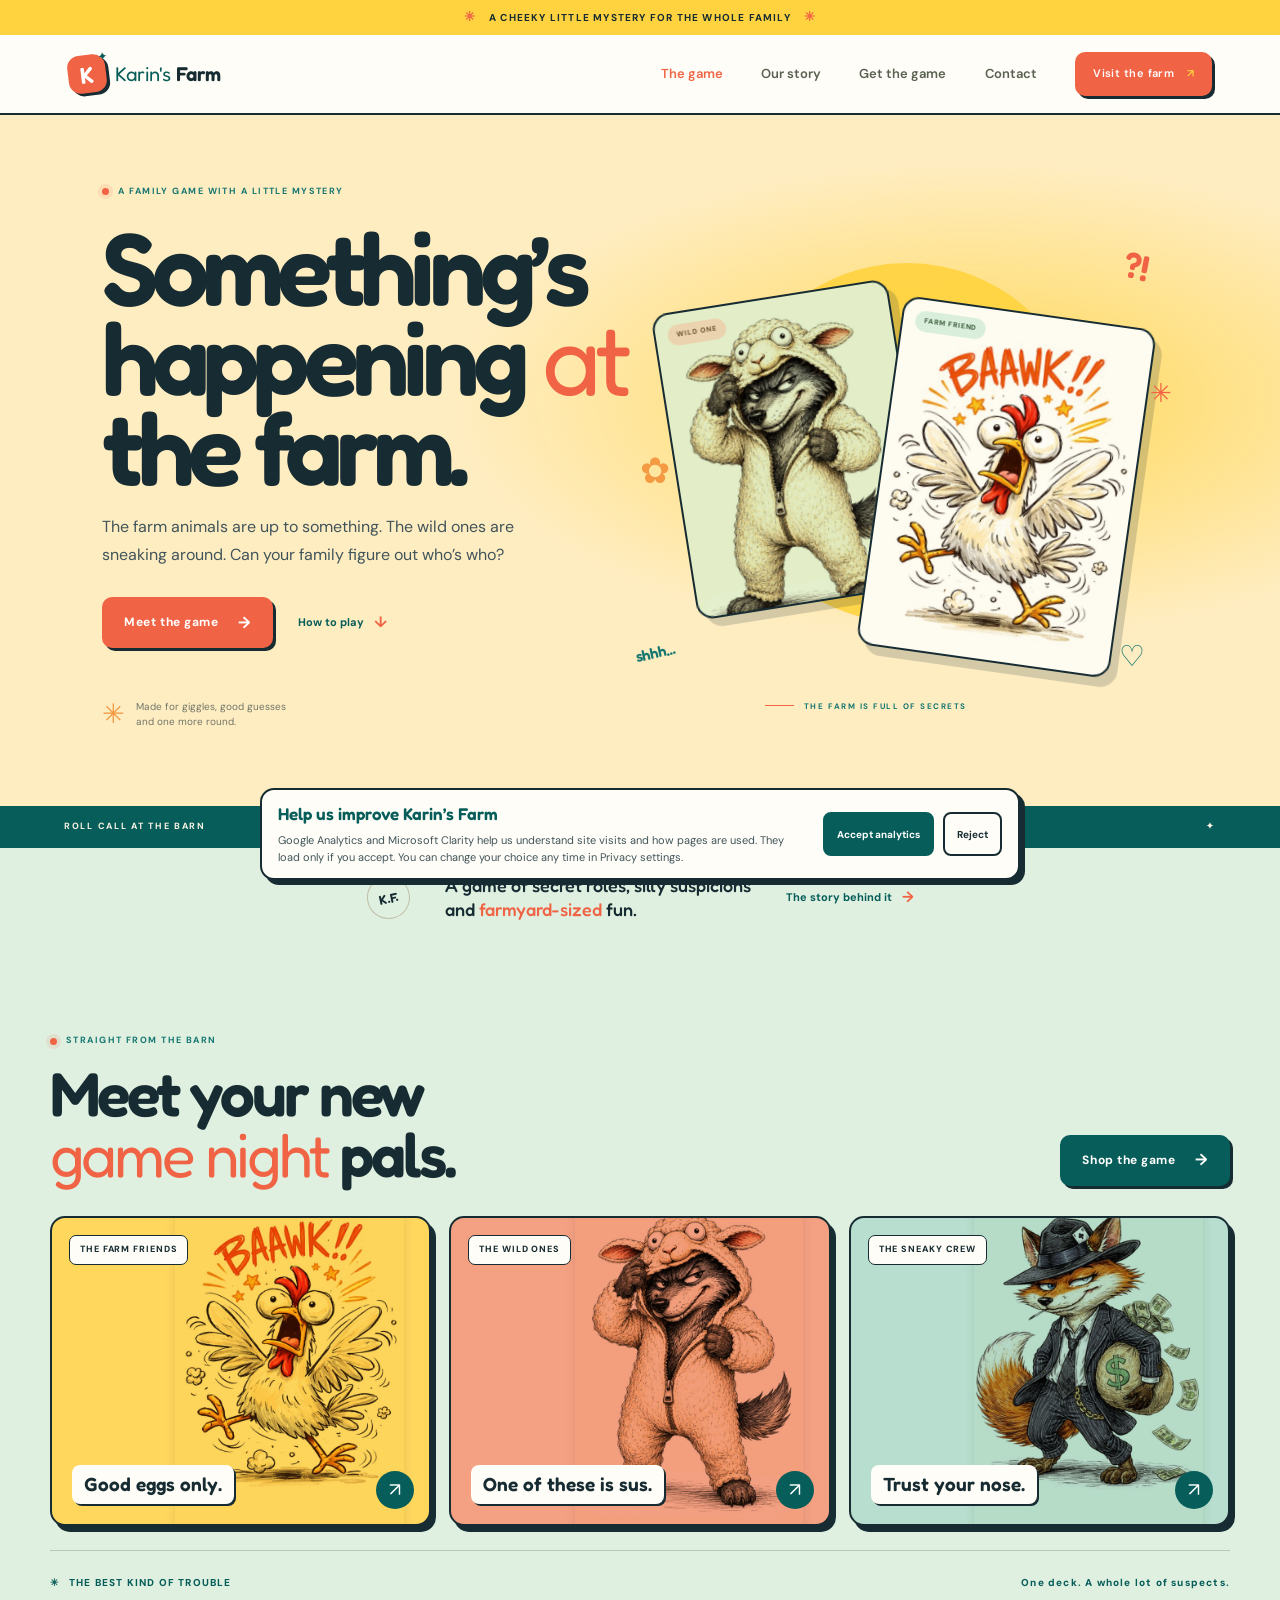
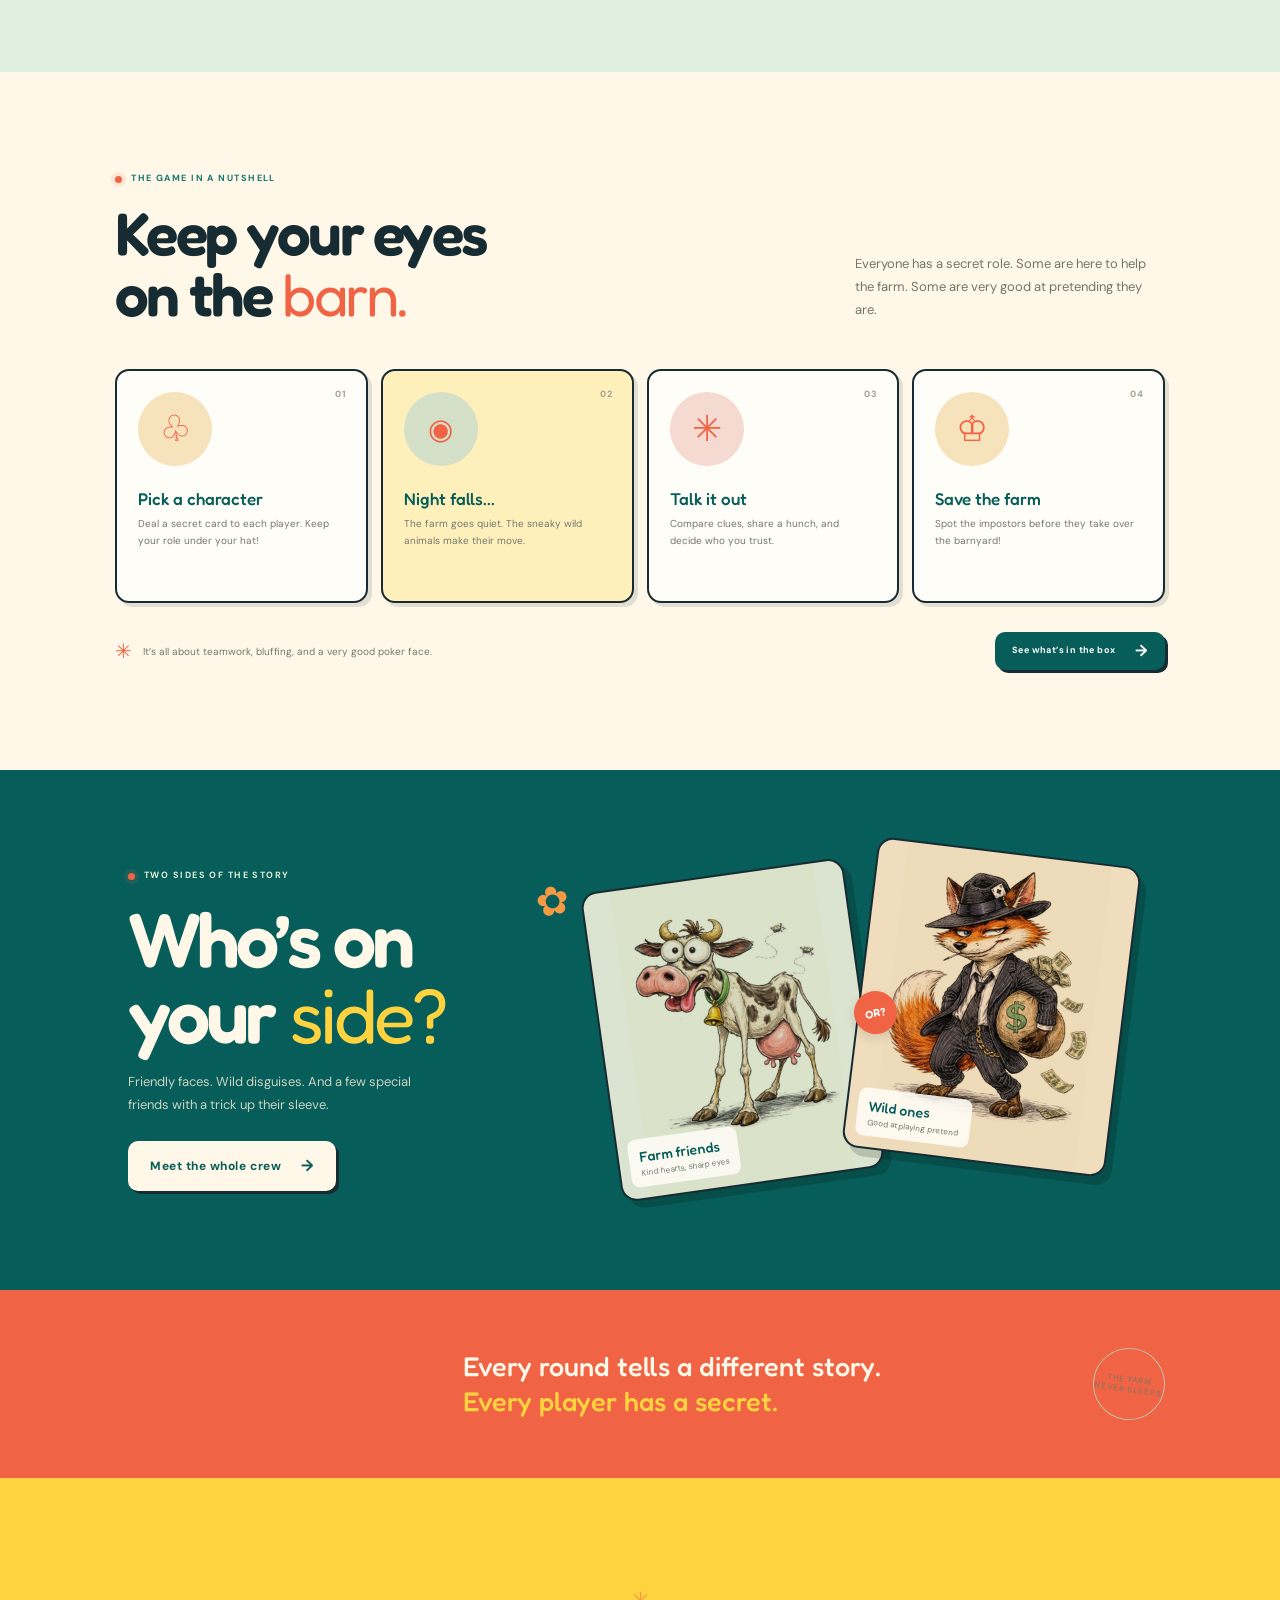
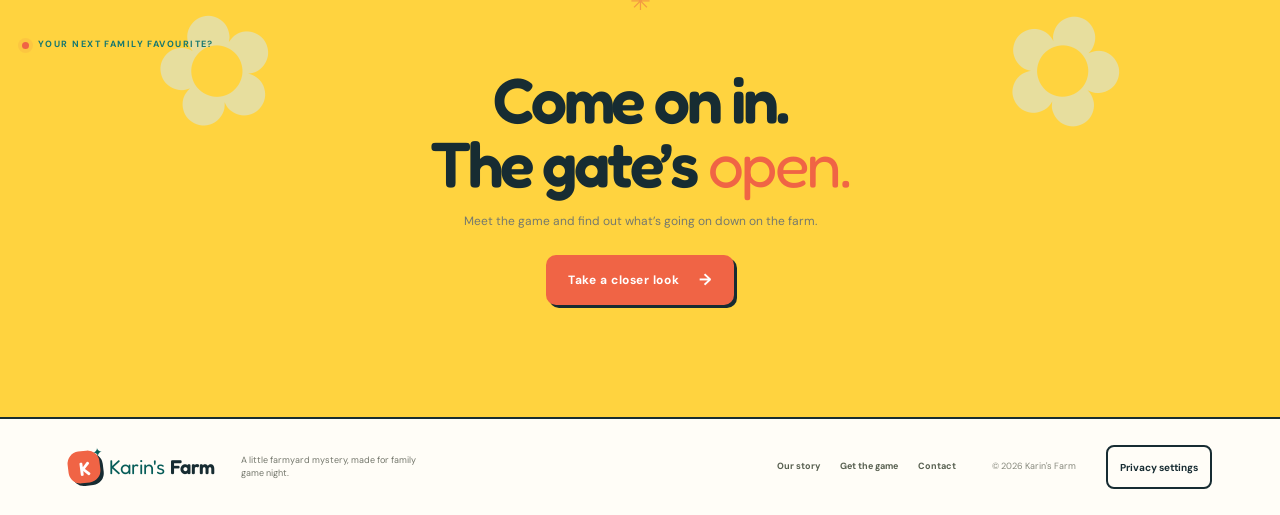
<file: index.html>
<!doctype html>
<html lang="en">
<head>
  <meta charset="utf-8">
  <meta name="viewport" content="width=device-width, initial-scale=1">
  <meta name="theme-color" content="#f8f3e6">
  <meta name="description" content="Meet the farmyard friends, spot the sneaky wild animals, and discover Karin's Farm — a playful, family-friendly bluffing game.">
  <link rel="canonical" href="https://karins-farm.vercel.app/">
  <meta property="og:type" content="website">
  <meta property="og:site_name" content="Karin's Farm">
  <meta property="og:title" content="Karin's Farm — a little farmyard mystery">
  <meta property="og:description" content="Meet the farmyard friends, spot the sneaky wild animals, and discover Karin's Farm — a playful, family-friendly bluffing game.">
  <meta property="og:url" content="https://karins-farm.vercel.app/">
  <meta property="og:image" content="https://karins-farm.vercel.app/assets/chicken.jpg">
  <meta property="og:image:alt" content="A startled chicken character from Karin's Farm">
  <meta name="twitter:card" content="summary_large_image">
  <meta name="twitter:title" content="Karin's Farm — a little farmyard mystery">
  <meta name="twitter:description" content="Meet the farmyard friends, spot the sneaky wild animals, and discover Karin's Farm — a playful, family-friendly bluffing game.">
  <meta name="twitter:image" content="https://karins-farm.vercel.app/assets/chicken.jpg">
  
  <title>Karin's Farm — a little farmyard mystery</title>
  <link rel="preconnect" href="https://fonts.googleapis.com">
  <link rel="preconnect" href="https://fonts.gstatic.com" crossorigin>
  <link href="https://fonts.googleapis.com/css2?family=DM+Sans:wght@400;500;600;700&family=Fredoka:wght@400;500;600;700&display=swap" rel="stylesheet">
  <link rel="stylesheet" href="site.css">
</head>
<body>
  <div class="announcement"><span class="sunburst">✳</span> A cheeky little mystery for the whole family <span class="sunburst">✳</span></div>
  <header class="site-header">
    <a class="brand" href="index.html" aria-label="Karin's Farm home"><span class="brand-icon">K<span class="leaf">✦</span></span><span>Karin's <b>Farm</b></span></a>
    <button class="menu-toggle" aria-label="Open menu" aria-expanded="false"><span></span><span></span></button>
    <nav class="main-nav" aria-label="Main navigation">
      <a class="active" href="index.html">The game</a><a href="about.html">Our story</a><a href="shop.html">Get the game</a><a href="contact.html">Contact</a>
      <a class="nav-cta" href="game.html">Visit the farm <span>↗</span></a>
    </nav>
  </header>

  <main>
    <section class="hero">
      <div class="hero-copy">
        <div class="eyebrow"><span class="pill-dot"></span> A family game with a little mystery</div>
        <h1>Something’s<br>happening <em>at</em><br>the farm.</h1>
        <p class="hero-dek">The farm animals are up to something. The wild ones are sneaking around. Can your family figure out who’s who?</p>
        <div class="hero-actions"><a class="button button-coral" href="shop.html">Meet the game <span>→</span></a><a class="text-link" href="#how-to-play">How to play <span>↓</span></a></div>
        <div class="hero-note"><span class="note-star">✳</span><span>Made for giggles, good guesses<br>and one more round.</span></div>
      </div>
      <div class="hero-art" aria-label="A surprised chicken and a sneaky wolf from the game cards">
        <div class="sun-disc"></div><span class="scribble scribble-one">?!</span><span class="scribble scribble-two">shhh...</span>
        <div class="hero-card card-wolf"><span class="card-ribbon ribbon-wild">wild one</span><img src="assets/wolf.jpg" alt="A wolf in a sheep costume"></div>
        <div class="hero-card card-chicken"><span class="card-ribbon ribbon-farm">farm friend</span><img src="assets/chicken.jpg" alt="A startled chicken"></div>
        <span class="doodle doodle-flower">✿</span><span class="doodle doodle-spark">✳</span><span class="doodle doodle-heart">♡</span>
        <div class="art-caption"><span class="caption-line"></span> THE FARM IS FULL OF SECRETS</div>
      </div>
      <div class="hero-bottom"><span>ROLL CALL AT THE BARN</span><span class="animal-marquee">✦ CHICKEN &nbsp; ✦ COW &nbsp; ✦ WOLF &nbsp; ✦ FOX &nbsp; ✦ AND A FEW SURPRISES</span><span>✦</span></div>
    </section>

    <section class="intro-strip">
      <span class="strip-mark">K.F.</span><p>A game of secret roles, silly suspicions<br class="desktop-only"> and <em>farmyard-sized</em> fun.</p><a href="about.html" class="text-link">The story behind it <span>→</span></a>
    </section>

    <section class="farm-favourites section-wrap" aria-labelledby="favourites-title">
      <div class="favourites-top"><div><div class="eyebrow"><span class="pill-dot"></span> Straight from the barn</div><h2 id="favourites-title">Meet your new<br><em>game night</em> pals.</h2></div><a class="button button-ink" href="shop.html">Shop the game <span>→</span></a></div>
      <div class="favourite-grid">
        <a class="favourite-card favourite-chicken" href="shop.html"><span class="favourite-label">THE FARM FRIENDS</span><img src="assets/chicken.jpg" alt="Startled chicken character card"><strong>Good eggs only.</strong><span class="favourite-arrow">↗</span></a>
        <a class="favourite-card favourite-wolf" href="shop.html"><span class="favourite-label">THE WILD ONES</span><img src="assets/wolf.jpg" alt="Wolf pretending to be a sheep character card"><strong>One of these is sus.</strong><span class="favourite-arrow">↗</span></a>
        <a class="favourite-card favourite-fox" href="shop.html"><span class="favourite-label">THE SNEAKY CREW</span><img src="assets/fox.jpg" alt="Fox character card"><strong>Trust your nose.</strong><span class="favourite-arrow">↗</span></a>
      </div>
      <div class="favourites-footer"><span>✳ &nbsp; THE BEST KIND OF TROUBLE</span><span>One deck. A whole lot of suspects.</span></div>
    </section>

    <section class="how section-wrap" id="how-to-play">
      <div class="section-heading"><div><div class="eyebrow"><span class="pill-dot"></span> The game in a nutshell</div><h2>Keep your eyes<br>on the <em>barn.</em></h2></div><p>Everyone has a secret role. Some are here to help the farm. Some are very good at pretending they are.</p></div>
      <div class="steps">
        <article class="step-card"><span class="step-num">01</span><div class="step-illo illo-deal">♧</div><h3>Pick a character</h3><p>Deal a secret card to each player. Keep your role under your hat!</p></article>
        <article class="step-card step-highlight"><span class="step-num">02</span><div class="step-illo illo-look">◉</div><h3>Night falls...</h3><p>The farm goes quiet. The sneaky wild animals make their move.</p></article>
        <article class="step-card"><span class="step-num">03</span><div class="step-illo illo-talk">✳</div><h3>Talk it out</h3><p>Compare clues, share a hunch, and decide who you trust.</p></article>
        <article class="step-card"><span class="step-num">04</span><div class="step-illo illo-win">♔</div><h3>Save the farm</h3><p>Spot the impostors before they take over the barnyard!</p></article>
      </div>
      <div class="how-footer"><span class="little-star">✳</span><p>It’s all about teamwork, bluffing, and a very good poker face.</p><a href="shop.html" class="button button-ink">See what’s in the box <span>→</span></a></div>
    </section>

    <section class="cast-section">
      <div class="cast-copy"><div class="eyebrow eyebrow-light"><span class="pill-dot"></span> Two sides of the story</div><h2>Who’s on<br>your <em>side?</em></h2><p>Friendly faces. Wild disguises. And a few special friends with a trick up their sleeve.</p><a class="button button-cream" href="shop.html">Meet the whole crew <span>→</span></a><span class="cast-doodle">✿</span></div>
      <div class="cast-visual"><div class="cast-card cast-cow"><div class="cast-label"><b>Farm friends</b><span>Kind hearts, sharp eyes</span></div><img src="assets/cow.jpg" alt="A friendly cow character card"></div><div class="cast-card cast-fox"><div class="cast-label"><b>Wild ones</b><span>Good at playing pretend</span></div><img src="assets/fox.jpg" alt="A sly fox character card"></div><span class="cast-vs">OR?</span></div>
    </section>

    <section class="quote-band"><span class="quote-mark">“</span><p>Every round tells a different story.<br><em>Every player has a secret.</em></p><span class="quote-stamp">THE FARM<br>NEVER SLEEPS</span></section>

    <section class="final-cta"><div class="cta-sun">✳</div><div class="eyebrow"><span class="pill-dot"></span> Your next family favourite?</div><h2>Come on in.<br>The gate’s <em>open.</em></h2><p>Meet the game and find out what’s going on down on the farm.</p><a href="shop.html" class="button button-coral">Take a closer look <span>→</span></a></section>
  </main>
  <footer class="site-footer"><a class="brand brand-footer" href="index.html"><span class="brand-icon">K<span class="leaf">✦</span></span><span>Karin's <b>Farm</b></span></a><span class="footer-copy">A little farmyard mystery, made for family game night.</span><nav aria-label="Footer navigation"><a href="about.html">Our story</a><a href="shop.html">Get the game</a><a href="contact.html">Contact</a></nav><span class="copyright">© <span data-year></span> Karin's Farm</span></footer>
  <script src="site.js"></script>
</body>
</html>
</file>
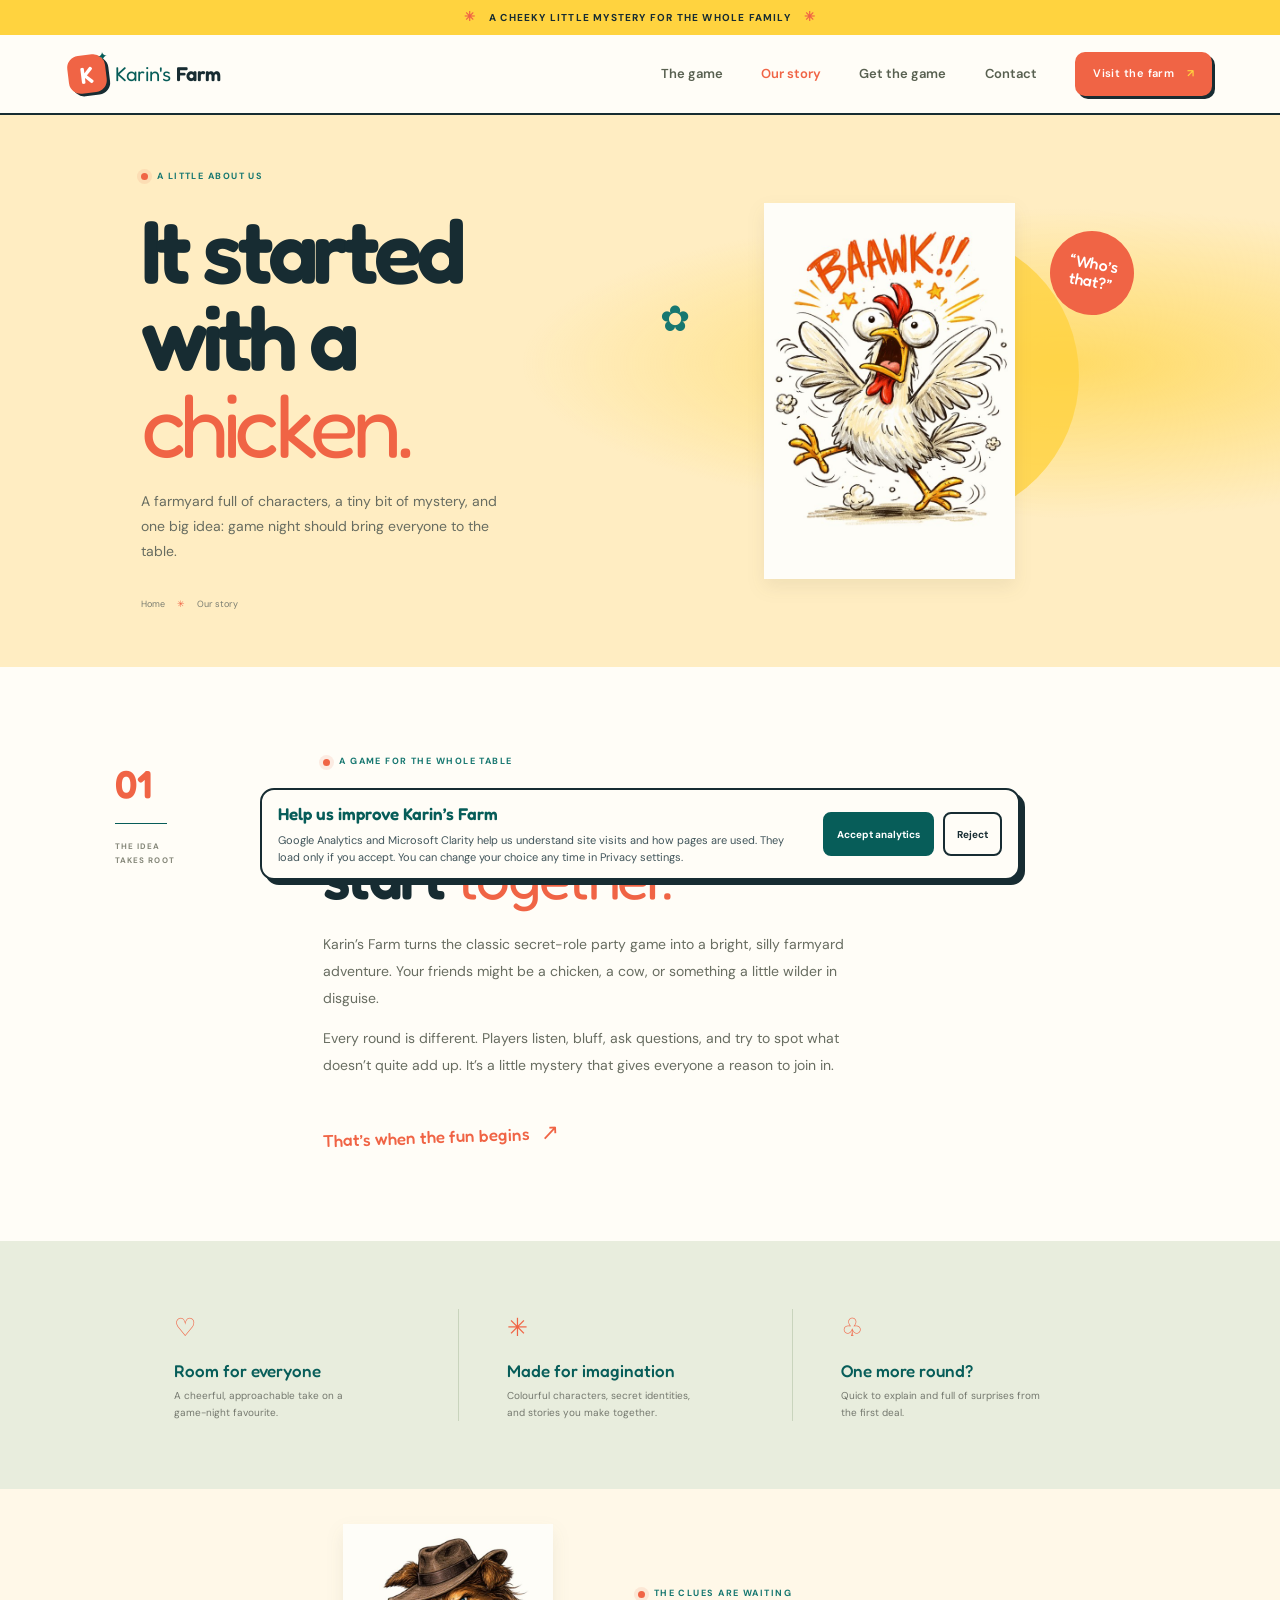
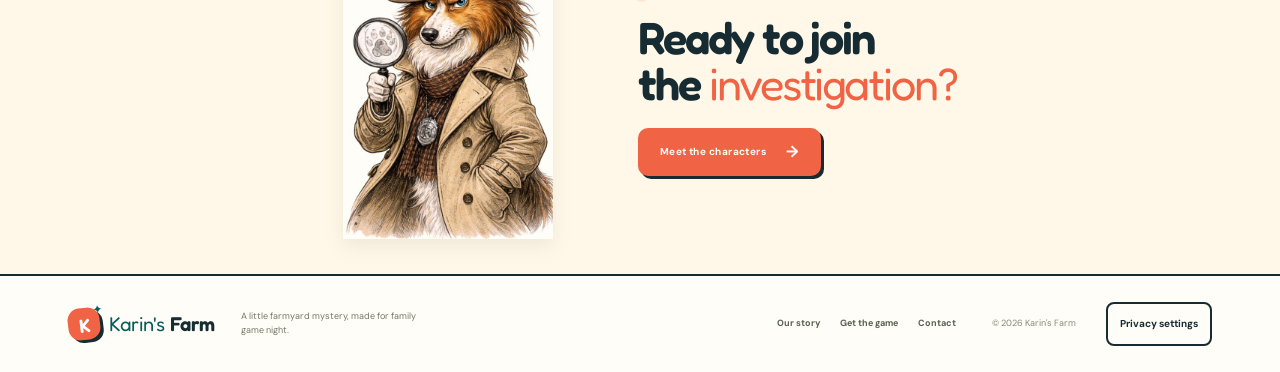
<file: about.html>
<!doctype html>
<html lang="en"><head><meta charset="utf-8"><meta name="viewport" content="width=device-width, initial-scale=1"><meta name="theme-color" content="#f8f3e6"><meta name="description" content="The story behind Karin's Farm, a playful family game filled with farm friends and sneaky wild ones.">
  <link rel="canonical" href="https://karins-farm.vercel.app/about.html">
  <meta property="og:type" content="website">
  <meta property="og:site_name" content="Karin's Farm">
  <meta property="og:title" content="Our story — Karin's Farm">
  <meta property="og:description" content="The story behind Karin's Farm, a playful family game filled with farm friends and sneaky wild ones.">
  <meta property="og:url" content="https://karins-farm.vercel.app/about.html">
  <meta property="og:image" content="https://karins-farm.vercel.app/assets/chicken.jpg">
  <meta property="og:image:alt" content="A startled chicken character from Karin's Farm">
  <meta name="twitter:card" content="summary_large_image">
  <meta name="twitter:title" content="Our story — Karin's Farm">
  <meta name="twitter:description" content="The story behind Karin's Farm, a playful family game filled with farm friends and sneaky wild ones.">
  <meta name="twitter:image" content="https://karins-farm.vercel.app/assets/chicken.jpg">
  <title>Our story — Karin's Farm</title><link rel="preconnect" href="https://fonts.googleapis.com"><link rel="preconnect" href="https://fonts.gstatic.com" crossorigin><link href="https://fonts.googleapis.com/css2?family=DM+Sans:wght@400;500;600;700&family=Fredoka:wght@400;500;600;700&display=swap" rel="stylesheet"><link rel="stylesheet" href="site.css"></head>
<body><div class="announcement"><span class="sunburst">✳</span> A cheeky little mystery for the whole family <span class="sunburst">✳</span></div><header class="site-header"><a class="brand" href="index.html"><span class="brand-icon">K<span class="leaf">✦</span></span><span>Karin's <b>Farm</b></span></a><button class="menu-toggle" aria-label="Open menu" aria-expanded="false"><span></span><span></span></button><nav class="main-nav" aria-label="Main navigation"><a href="index.html">The game</a><a class="active" href="about.html">Our story</a><a href="shop.html">Get the game</a><a href="contact.html">Contact</a><a class="nav-cta" href="game.html">Visit the farm <span>↗</span></a></nav></header>
<main><section class="subhero about-hero"><div class="subhero-copy"><div class="eyebrow"><span class="pill-dot"></span> A little about us</div><h1>It started<br>with a <em>chicken.</em></h1><p>A farmyard full of characters, a tiny bit of mystery, and one big idea: game night should bring everyone to the table.</p><div class="breadcrumb"><a href="index.html">Home</a><span>✳</span> Our story</div></div><div class="subhero-art about-art"><div class="art-sun"></div><img src="assets/chicken.jpg" alt="The surprised chicken who started it all"><span class="art-note note-about">“Who’s<br>that?”</span><span class="doodle about-flower">✿</span></div></section>
<section class="story-block section-wrap"><div class="story-aside"><span class="story-number">01</span><span class="story-line"></span><span class="story-aside-text">THE IDEA<br>TAKES ROOT</span></div><div class="story-body"><div class="eyebrow"><span class="pill-dot"></span> A game for the whole table</div><h2>Good stories<br>start <em>together.</em></h2><p>Karin’s Farm turns the classic secret-role party game into a bright, silly farmyard adventure. Your friends might be a chicken, a cow, or something a little wilder in disguise.</p><p>Every round is different. Players listen, bluff, ask questions, and try to spot what doesn’t quite add up. It’s a little mystery that gives everyone a reason to join in.</p><div class="handwritten">That’s when the fun begins <span>↗</span></div></div></section>
<section class="values-band"><article><span class="value-icon">♡</span><h3>Room for everyone</h3><p>A cheerful, approachable take on a game-night favourite.</p></article><article><span class="value-icon">✳</span><h3>Made for imagination</h3><p>Colourful characters, secret identities, and stories you make together.</p></article><article><span class="value-icon">♧</span><h3>One more round?</h3><p>Quick to explain and full of surprises from the first deal.</p></article></section>
<section class="about-cta"><img src="assets/detective.jpg" alt="A detective character looking for clues"><div><div class="eyebrow"><span class="pill-dot"></span> The clues are waiting</div><h2>Ready to join<br>the <em>investigation?</em></h2><a class="button button-coral" href="shop.html">Meet the characters <span>→</span></a></div></section></main>
<footer class="site-footer"><a class="brand brand-footer" href="index.html"><span class="brand-icon">K<span class="leaf">✦</span></span><span>Karin's <b>Farm</b></span></a><span class="footer-copy">A little farmyard mystery, made for family game night.</span><nav aria-label="Footer navigation"><a href="about.html">Our story</a><a href="shop.html">Get the game</a><a href="contact.html">Contact</a></nav><span class="copyright">© <span data-year></span> Karin's Farm</span></footer><script src="site.js"></script></body></html>
</file>
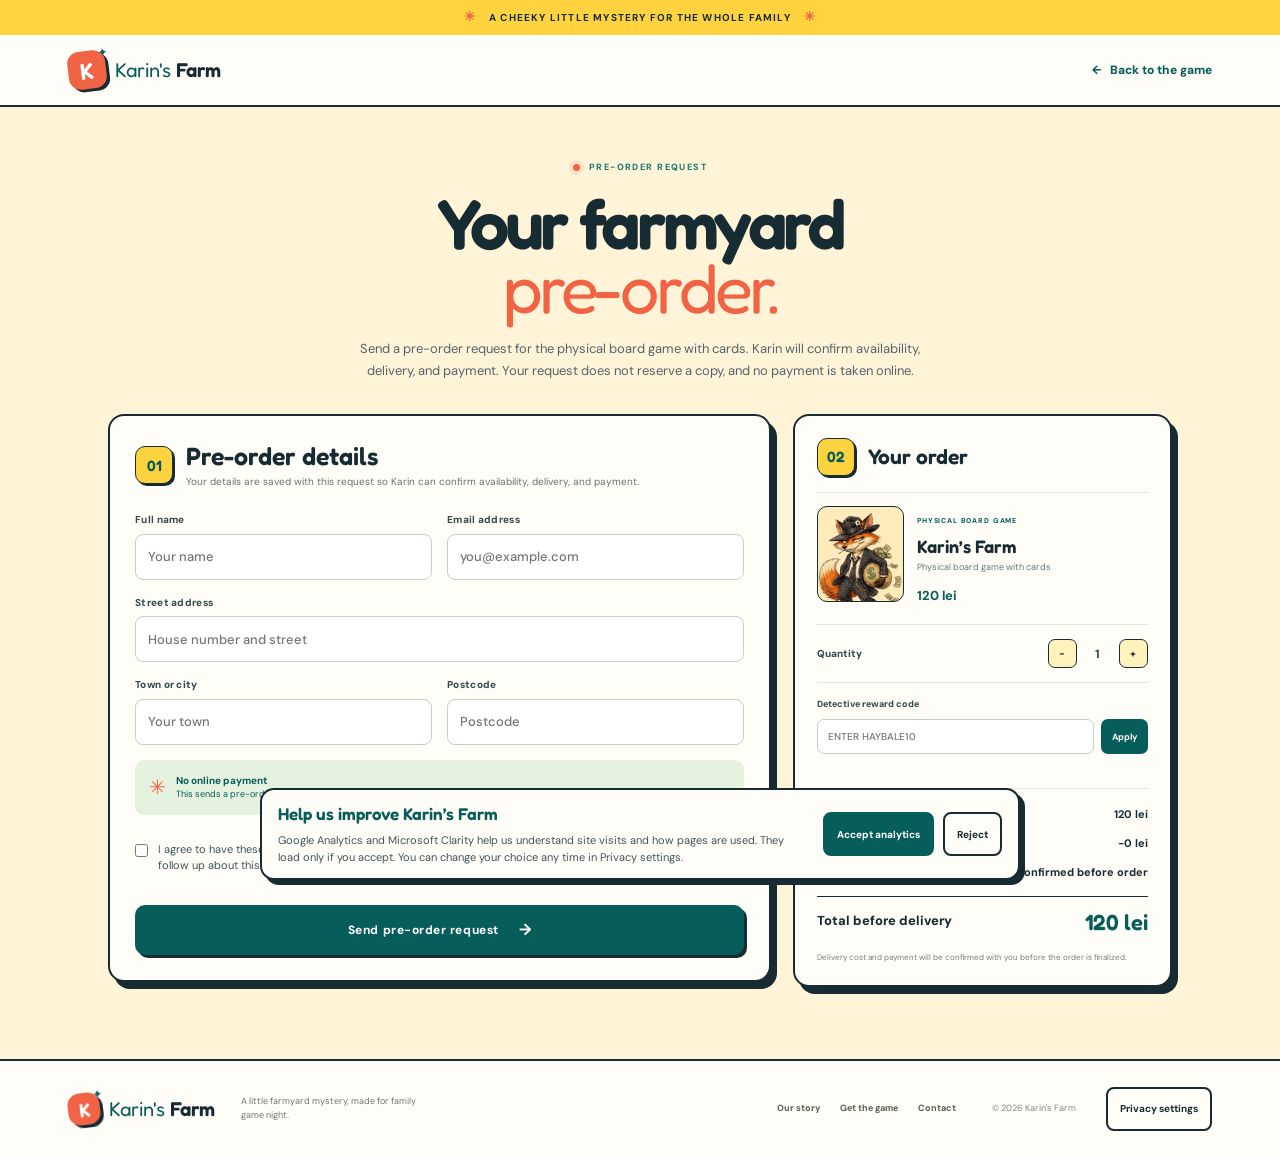
<file: checkout.html>
<!doctype html>
<html lang="en">
<head>
  <meta charset="utf-8">
  <meta name="viewport" content="width=device-width, initial-scale=1">
  <meta name="theme-color" content="#ffd33f">
  <meta name="description" content="Pre-order the Karin's Farm physical board game with cards for 120 lei.">
  <link rel="canonical" href="https://karins-farm.vercel.app/checkout.html">
  <meta property="og:type" content="website">
  <meta property="og:site_name" content="Karin's Farm">
  <meta property="og:title" content="Checkout — Karin's Farm">
  <meta property="og:description" content="Pre-order the Karin's Farm physical board game with cards for 120 lei.">
  <meta property="og:url" content="https://karins-farm.vercel.app/checkout.html">
  <meta property="og:image" content="https://karins-farm.vercel.app/assets/chicken.jpg">
  <meta property="og:image:alt" content="A startled chicken character from Karin's Farm">
  <meta name="twitter:card" content="summary_large_image">
  <meta name="twitter:title" content="Checkout — Karin's Farm">
  <meta name="twitter:description" content="Pre-order the Karin's Farm physical board game with cards for 120 lei.">
  <meta name="twitter:image" content="https://karins-farm.vercel.app/assets/chicken.jpg">
  
  <title>Checkout — Karin's Farm</title>
  <link rel="preconnect" href="https://fonts.googleapis.com">
  <link rel="preconnect" href="https://fonts.gstatic.com" crossorigin>
  <link href="https://fonts.googleapis.com/css2?family=DM+Sans:wght@400;500;600;700;800&family=Fredoka:wght@400;500;600;700&display=swap" rel="stylesheet">
  <link rel="stylesheet" href="site.css">
  <link rel="stylesheet" href="checkout.css">
</head>
<body class="checkout-page">
  <div class="announcement"><span class="sunburst">✳</span> A cheeky little mystery for the whole family <span class="sunburst">✳</span></div>
  <header class="site-header checkout-header">
    <a class="brand" href="index.html" aria-label="Karin's Farm home"><span class="brand-icon">K<span class="leaf">✦</span></span><span>Karin's <b>Farm</b></span></a>
    <a class="checkout-back" href="shop.html">← &nbsp; Back to the game</a>
  </header>
  <main class="checkout-main">
    <div class="checkout-heading">
      <div class="eyebrow"><span class="pill-dot"></span> Pre-order request</div>
      <h1>Your farmyard<br><em>pre-order.</em></h1>
      <p>Send a pre-order request for the physical board game with cards. Karin will confirm availability, delivery, and payment. Your request does not reserve a copy, and no payment is taken online.</p>
    </div>
    <div class="checkout-layout" id="checkout-layout">
      <section class="checkout-card">
        <div class="checkout-card-heading"><span class="checkout-step">01</span><div><h2>Pre-order details</h2><p>Your details are saved with this request so Karin can confirm availability, delivery, and payment.</p></div></div>
        <form id="checkout-form">
          <div class="order-honeypot" aria-hidden="true"><label>Leave this field empty<input name="website" tabindex="-1" autocomplete="off"></label></div>
          <label class="checkout-field">Full name<input name="name" autocomplete="name" required placeholder="Your name"></label>
          <label class="checkout-field">Email address<input name="email" type="email" autocomplete="email" required placeholder="you@example.com"></label>
          <label class="checkout-field field-wide">Street address<input name="address" autocomplete="street-address" required placeholder="House number and street"></label>
          <label class="checkout-field">Town or city<input name="city" autocomplete="address-level2" required placeholder="Your town"></label>
          <label class="checkout-field">Postcode<input name="postal" autocomplete="postal-code" required placeholder="Postcode"></label>
          <div class="checkout-notice"><span>✳</span><p><b>No online payment</b><br>This sends a pre-order request; it does not reserve a copy. No charge is made online.</p></div>
          <label class="order-consent"><input name="orderConsent" type="checkbox" required><span>I agree to have these details saved so Karin can follow up about this pre-order request.</span></label>
          <p class="order-error" id="order-error" role="alert" hidden></p>
          <button class="button button-ink place-order" type="submit">Send pre-order request <span>→</span></button>
        </form>
      </section>
      <aside class="order-card" aria-label="Order summary">
        <div class="order-card-heading"><span class="checkout-step">02</span><h2>Your order</h2></div>
        <div class="order-product">
          <div class="order-art"><img src="assets/fox.jpg" alt=""></div>
          <div class="order-product-copy"><span class="order-label">PHYSICAL BOARD GAME</span><h3>Karin’s Farm</h3><p>Physical board game with cards</p><strong>120 lei</strong></div>
        </div>
        <div class="quantity-row"><span>Quantity</span><div class="quantity-control"><button type="button" id="quantity-minus" aria-label="Decrease quantity">−</button><output id="quantity" aria-live="polite">1</output><button type="button" id="quantity-plus" aria-label="Increase quantity">+</button></div></div>
        <div class="promo-box"><label for="promo-code">Detective reward code</label><div class="promo-input"><input id="promo-code" type="text" autocomplete="off" placeholder="Enter HAYBALE10"><button type="button" id="apply-promo">Apply</button></div><p id="promo-status" aria-live="polite"></p></div>
        <div class="order-totals">
          <div><span>Subtotal</span><strong id="subtotal">120 lei</strong></div>
          <div id="discount-row" class="discount-row" hidden><span>Detective reward (10%)</span><strong id="discount-amount">−0 lei</strong></div>
          <div><span>Delivery</span><strong id="shipping">Confirmed before order</strong></div>
          <div class="total-row"><span>Total before delivery</span><strong id="total">120 lei</strong></div>
        </div>
        <p class="order-footnote">Delivery cost and payment will be confirmed with you before the order is finalized.</p>
      </aside>
    </div>
    <section class="order-confirmation" id="order-confirmation" hidden aria-live="polite">
      <div class="confirmation-medal">✷</div><div class="eyebrow"><span class="pill-dot"></span> Request received</div>
      <h2>Your pre-order request has been received.</h2>
      <p id="confirmation-copy"></p>
      <div class="confirmation-ref"><span>ORDER SUMMARY</span><strong id="order-reference"></strong></div>
      <p class="confirmation-note">This request does not reserve a copy. No payment has been taken. Karin will contact you to confirm availability, delivery, and payment.</p>
      <a class="button button-ink" href="shop.html">Back to the game <span>→</span></a>
    </section>
  </main>
  <footer class="site-footer"><a class="brand brand-footer" href="index.html"><span class="brand-icon">K<span class="leaf">✦</span></span><span>Karin's <b>Farm</b></span></a><span class="footer-copy">A little farmyard mystery, made for family game night.</span><nav aria-label="Footer navigation"><a href="about.html">Our story</a><a href="shop.html">Get the game</a><a href="contact.html">Contact</a></nav><span class="copyright">© <span data-year></span> Karin's Farm</span></footer>
  <script src="site.js"></script>
  <script src="checkout.js"></script>
</body>
</html>
</file>
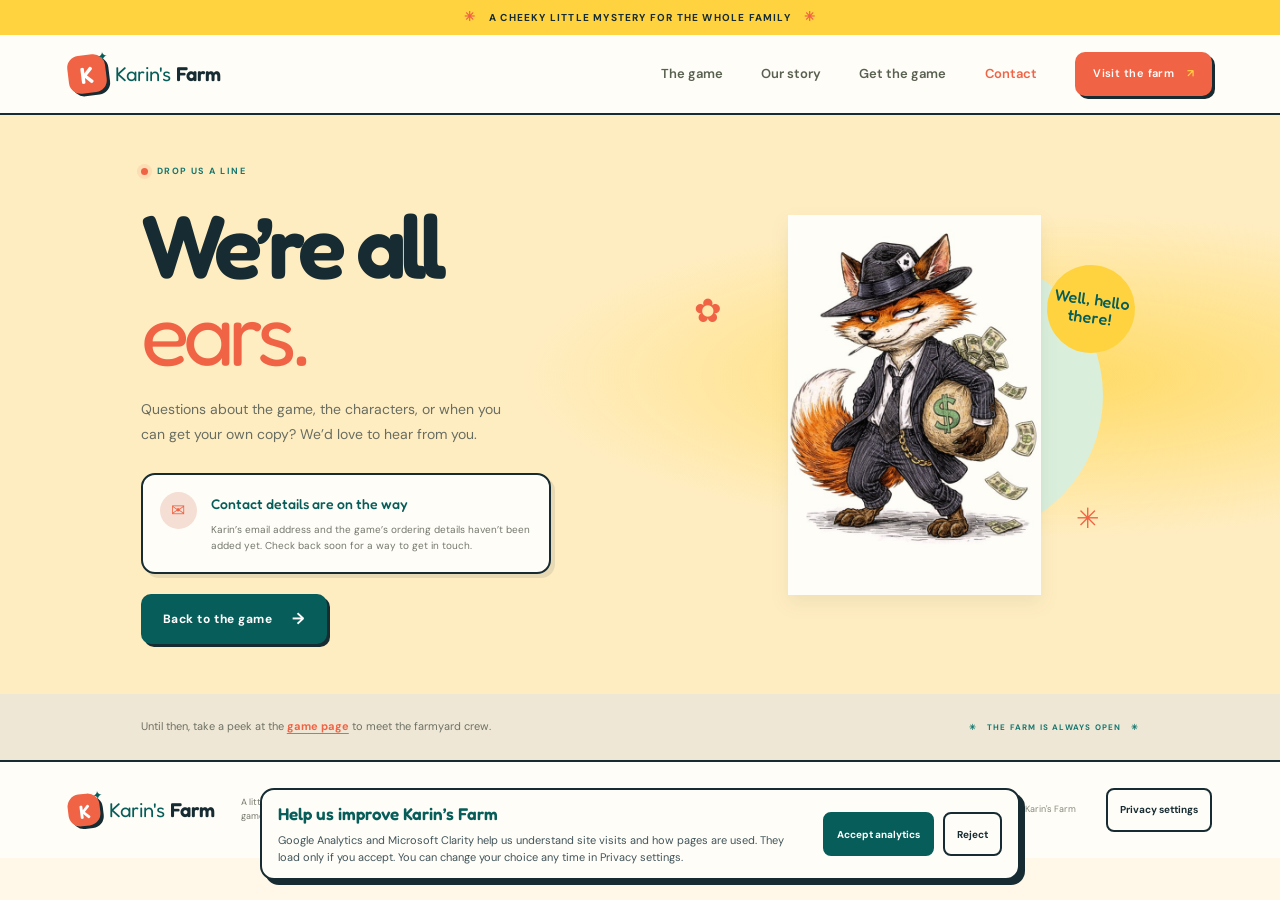
<file: contact.html>
<!doctype html>
<html lang="en"><head><meta charset="utf-8"><meta name="viewport" content="width=device-width, initial-scale=1"><meta name="theme-color" content="#f8f3e6"><meta name="description" content="Get in touch with Karin's Farm about the game and its upcoming availability.">
  <link rel="canonical" href="https://karins-farm.vercel.app/contact.html">
  <meta property="og:type" content="website">
  <meta property="og:site_name" content="Karin's Farm">
  <meta property="og:title" content="Contact — Karin's Farm">
  <meta property="og:description" content="Get in touch with Karin's Farm about the game and its upcoming availability.">
  <meta property="og:url" content="https://karins-farm.vercel.app/contact.html">
  <meta property="og:image" content="https://karins-farm.vercel.app/assets/chicken.jpg">
  <meta property="og:image:alt" content="A startled chicken character from Karin's Farm">
  <meta name="twitter:card" content="summary_large_image">
  <meta name="twitter:title" content="Contact — Karin's Farm">
  <meta name="twitter:description" content="Get in touch with Karin's Farm about the game and its upcoming availability.">
  <meta name="twitter:image" content="https://karins-farm.vercel.app/assets/chicken.jpg">
  <title>Contact — Karin's Farm</title><link rel="preconnect" href="https://fonts.googleapis.com"><link rel="preconnect" href="https://fonts.gstatic.com" crossorigin><link href="https://fonts.googleapis.com/css2?family=DM+Sans:wght@400;500;600;700&family=Fredoka:wght@400;500;600;700&display=swap" rel="stylesheet"><link rel="stylesheet" href="site.css"></head>
<body><div class="announcement"><span class="sunburst">✳</span> A cheeky little mystery for the whole family <span class="sunburst">✳</span></div><header class="site-header"><a class="brand" href="index.html"><span class="brand-icon">K<span class="leaf">✦</span></span><span>Karin's <b>Farm</b></span></a><button class="menu-toggle" aria-label="Open menu" aria-expanded="false"><span></span><span></span></button><nav class="main-nav" aria-label="Main navigation"><a href="index.html">The game</a><a href="about.html">Our story</a><a href="shop.html">Get the game</a><a class="active" href="contact.html">Contact</a><a class="nav-cta" href="game.html">Visit the farm <span>↗</span></a></nav></header>
<main><section class="contact-hero"><div class="contact-copy"><div class="eyebrow"><span class="pill-dot"></span> Drop us a line</div><h1>We’re all<br><em>ears.</em></h1><p>Questions about the game, the characters, or when you can get your own copy? We’d love to hear from you.</p><div class="contact-card"><span class="contact-icon">✉</span><div><b>Contact details are on the way</b><p>Karin’s email address and the game’s ordering details haven’t been added yet. Check back soon for a way to get in touch.</p></div></div><a href="shop.html" class="button button-ink">Back to the game <span>→</span></a></div><div class="contact-art"><div class="contact-sun"></div><img src="assets/fox.jpg" alt="A friendly fox from the game"><span class="contact-note">Well, hello<br>there!</span><span class="contact-flower">✿</span><span class="contact-star">✳</span></div></section><section class="contact-bottom"><p>Until then, take a peek at the <a href="shop.html">game page</a> to meet the farmyard crew.</p><span>✳ &nbsp; THE FARM IS ALWAYS OPEN &nbsp; ✳</span></section></main>
<footer class="site-footer"><a class="brand brand-footer" href="index.html"><span class="brand-icon">K<span class="leaf">✦</span></span><span>Karin's <b>Farm</b></span></a><span class="footer-copy">A little farmyard mystery, made for family game night.</span><nav aria-label="Footer navigation"><a href="about.html">Our story</a><a href="shop.html">Get the game</a><a href="contact.html">Contact</a></nav><span class="copyright">© <span data-year></span> Karin's Farm</span></footer><script src="site.js"></script></body></html>
</file>
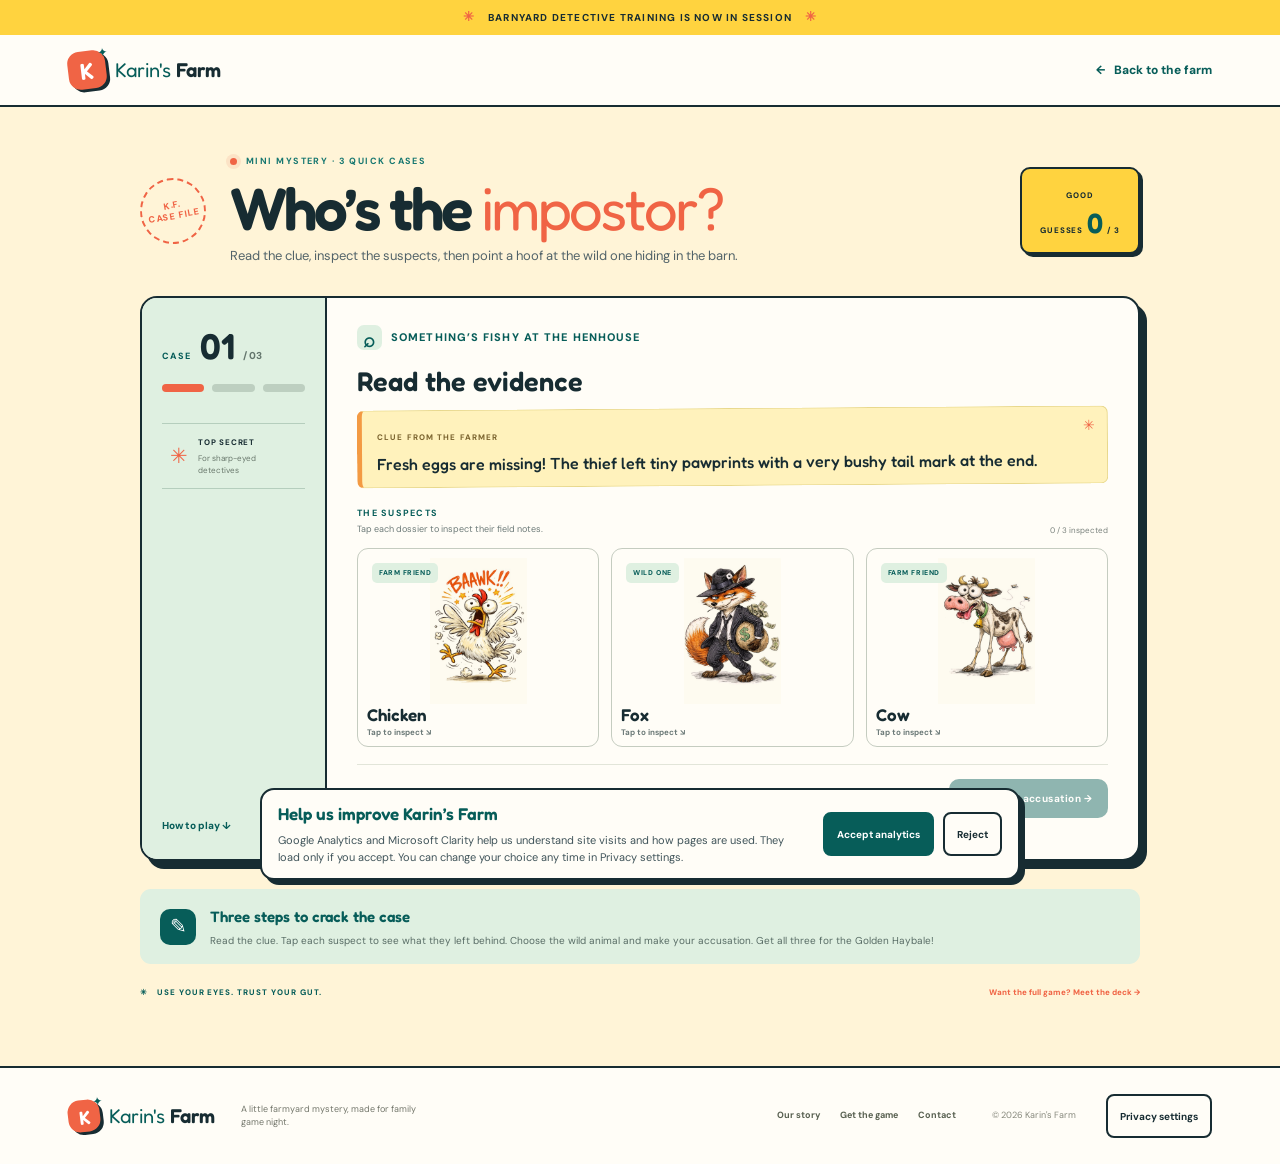
<file: game.html>
<!doctype html>
<html lang="en">
<head>
  <meta charset="utf-8"><meta name="viewport" content="width=device-width, initial-scale=1"><meta name="theme-color" content="#ffd33f">
  <meta name="description" content="A tiny farmyard mystery. Inspect the clues, question the suspects, and uncover the wild impostor.">
  <link rel="canonical" href="https://karins-farm.vercel.app/game.html">
  <meta property="og:type" content="website">
  <meta property="og:site_name" content="Karin's Farm">
  <meta property="og:title" content="Who’s the impostor? — Karin’s Farm">
  <meta property="og:description" content="A tiny farmyard mystery. Inspect the clues, question the suspects, and uncover the wild impostor.">
  <meta property="og:url" content="https://karins-farm.vercel.app/game.html">
  <meta property="og:image" content="https://karins-farm.vercel.app/assets/chicken.jpg">
  <meta property="og:image:alt" content="A startled chicken character from Karin's Farm">
  <meta name="twitter:card" content="summary_large_image">
  <meta name="twitter:title" content="Who’s the impostor? — Karin’s Farm">
  <meta name="twitter:description" content="A tiny farmyard mystery. Inspect the clues, question the suspects, and uncover the wild impostor.">
  <meta name="twitter:image" content="https://karins-farm.vercel.app/assets/chicken.jpg">
  
  <title>Who’s the impostor? — Karin’s Farm</title>
  <link rel="preconnect" href="https://fonts.googleapis.com"><link rel="preconnect" href="https://fonts.gstatic.com" crossorigin>
  <link href="https://fonts.googleapis.com/css2?family=DM+Sans:wght@400;500;600;700;800&family=Fredoka:wght@400;500;600;700&display=swap" rel="stylesheet">
  <link rel="stylesheet" href="site.css">
</head>
<body class="game-page">
  <div class="announcement"><span class="sunburst">✳</span> Barnyard detective training is now in session <span class="sunburst">✳</span></div>
  <header class="site-header">
    <a class="brand" href="index.html" aria-label="Karin's Farm home"><span class="brand-icon">K<span class="leaf">✦</span></span><span>Karin's <b>Farm</b></span></a>
    <a class="game-back" href="index.html">← &nbsp; Back to the farm</a>
  </header>
  <main class="mystery-main">
    <div class="mystery-heading"><span class="mystery-stamp">K.F.<br>CASE FILE</span><div><div class="eyebrow"><span class="pill-dot"></span> Mini mystery · 3 quick cases</div><h1>Who’s the <em>impostor?</em></h1><p>Read the clue, inspect the suspects, then point a hoof at the wild one hiding in the barn.</p></div><div class="score-box"><span>GOOD GUESSES</span><b id="score">0</b><small>/ 3</small></div></div>
    <section class="case-board" aria-live="polite">
      <div class="case-sidebar"><div class="case-number"><span>CASE</span><b id="case-number">01</b><small>/ 03</small></div><div class="case-progress" id="case-progress"><i class="active"></i><i></i><i></i></div><div class="case-classification"><span class="class-icon">✳</span><span><b>TOP SECRET</b><small>For sharp-eyed detectives</small></span></div><a class="rules-link" href="#how-to-play">How to play ↓</a></div>
      <div class="case-content" id="case-content">
        <div class="case-kicker"><span class="case-icon">⌕</span><span id="case-setting">Something’s fishy at the henhouse</span></div>
        <h2>Read the evidence</h2>
        <div class="evidence-note"><span class="evidence-label">CLUE FROM THE FARMER</span><p id="case-clue"></p><span class="note-pin">✳</span></div>
        <div class="suspect-heading"><div><b>THE SUSPECTS</b><span>Tap each dossier to inspect their field notes.</span></div><span id="inspect-count">0 / 3 inspected</span></div>
        <div class="suspect-grid" id="suspect-grid"></div>
        <div class="case-actions"><p id="case-message" role="status">Inspect the dossiers, detective.</p><button class="button button-ink accuse-button" id="accuse-button" disabled>Make your accusation <span>→</span></button></div>
      </div>
    </section>
    <section class="game-instructions" id="how-to-play"><span class="instructions-icon">✎</span><div><b>Three steps to crack the case</b><p>Read the clue. Tap each suspect to see what they left behind. Choose the wild animal and make your accusation. Get all three for the Golden Haybale!</p></div></section>
    <div class="mystery-footer"><span>✳ &nbsp; USE YOUR EYES. TRUST YOUR GUT.</span><a href="shop.html">Want the full game? Meet the deck →</a></div>
  </main>
  <footer class="site-footer"><a class="brand brand-footer" href="index.html"><span class="brand-icon">K<span class="leaf">✦</span></span><span>Karin's <b>Farm</b></span></a><span class="footer-copy">A little farmyard mystery, made for family game night.</span><nav aria-label="Footer navigation"><a href="about.html">Our story</a><a href="shop.html">Get the game</a><a href="contact.html">Contact</a></nav><span class="copyright">© <span data-year></span> Karin's Farm</span></footer>
  <script src="site.js"></script><script src="game.js?v=3"></script>
</body>
</html>
</file>
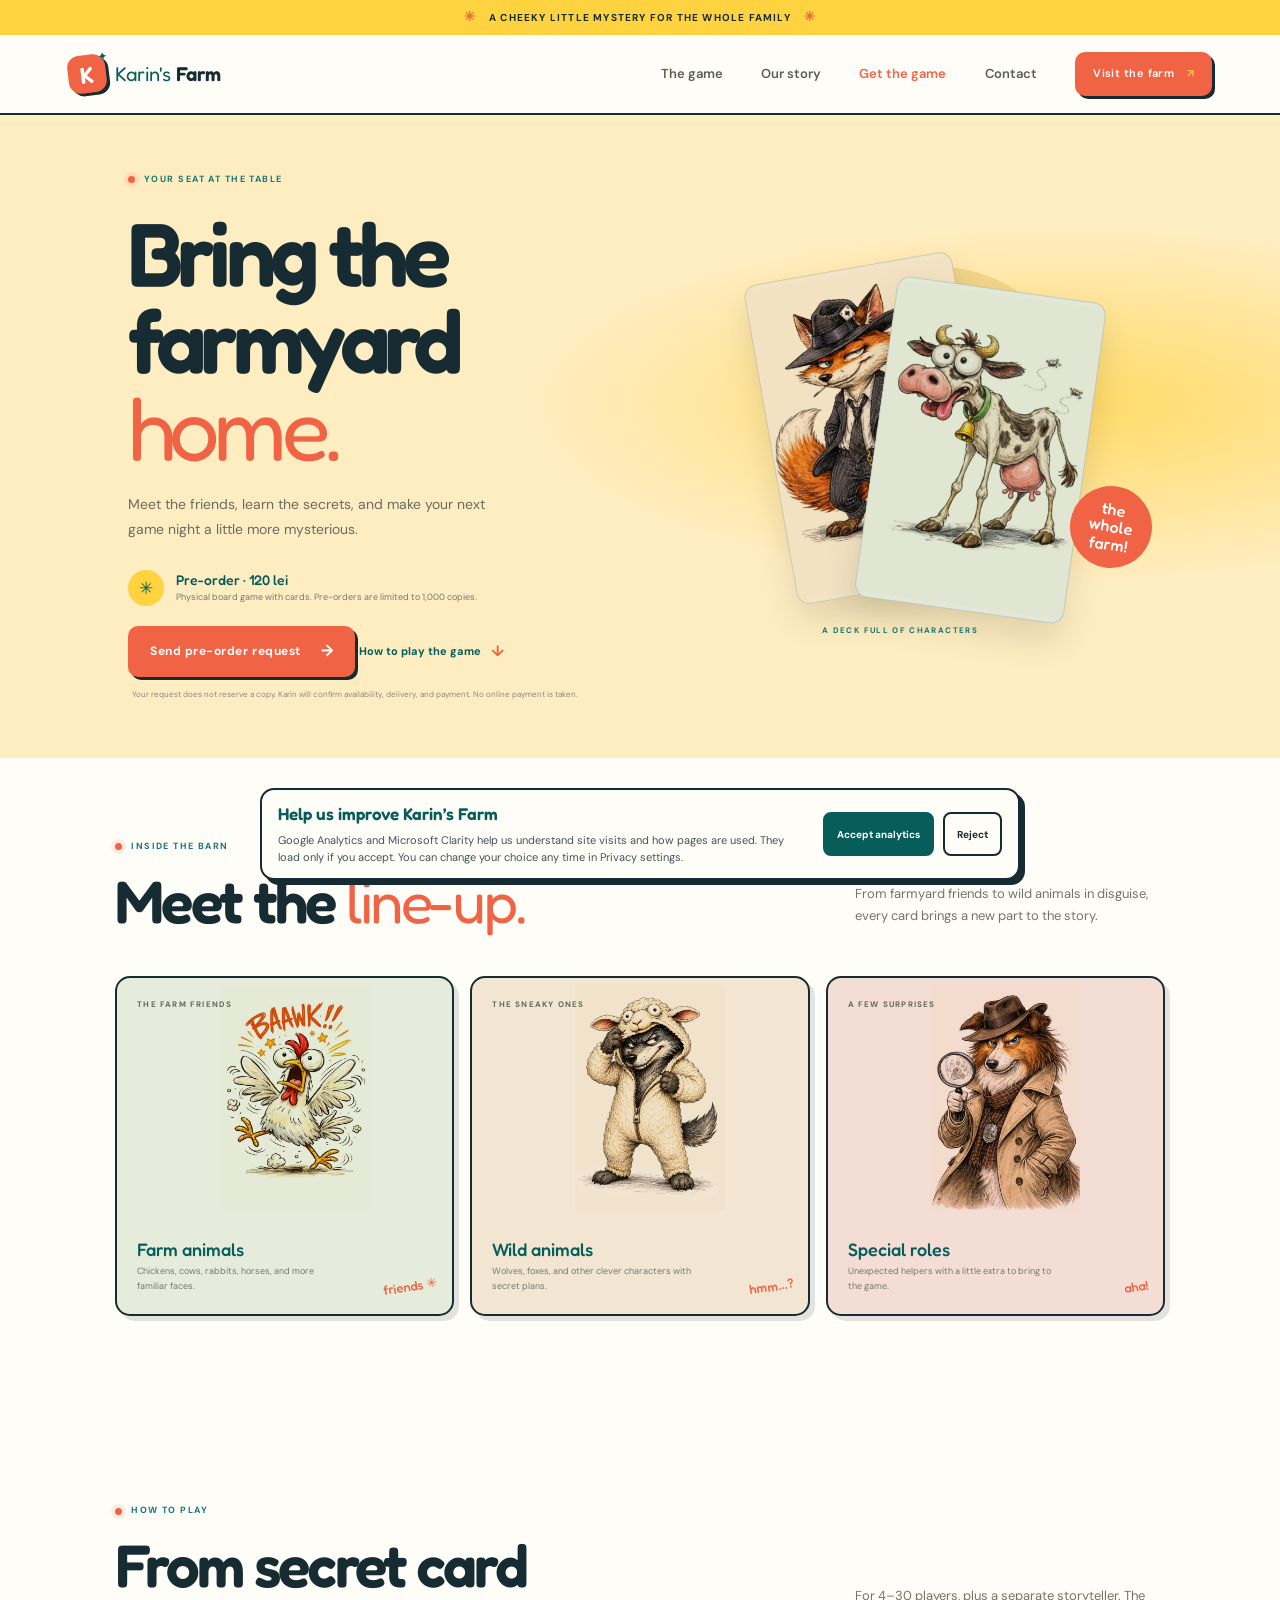
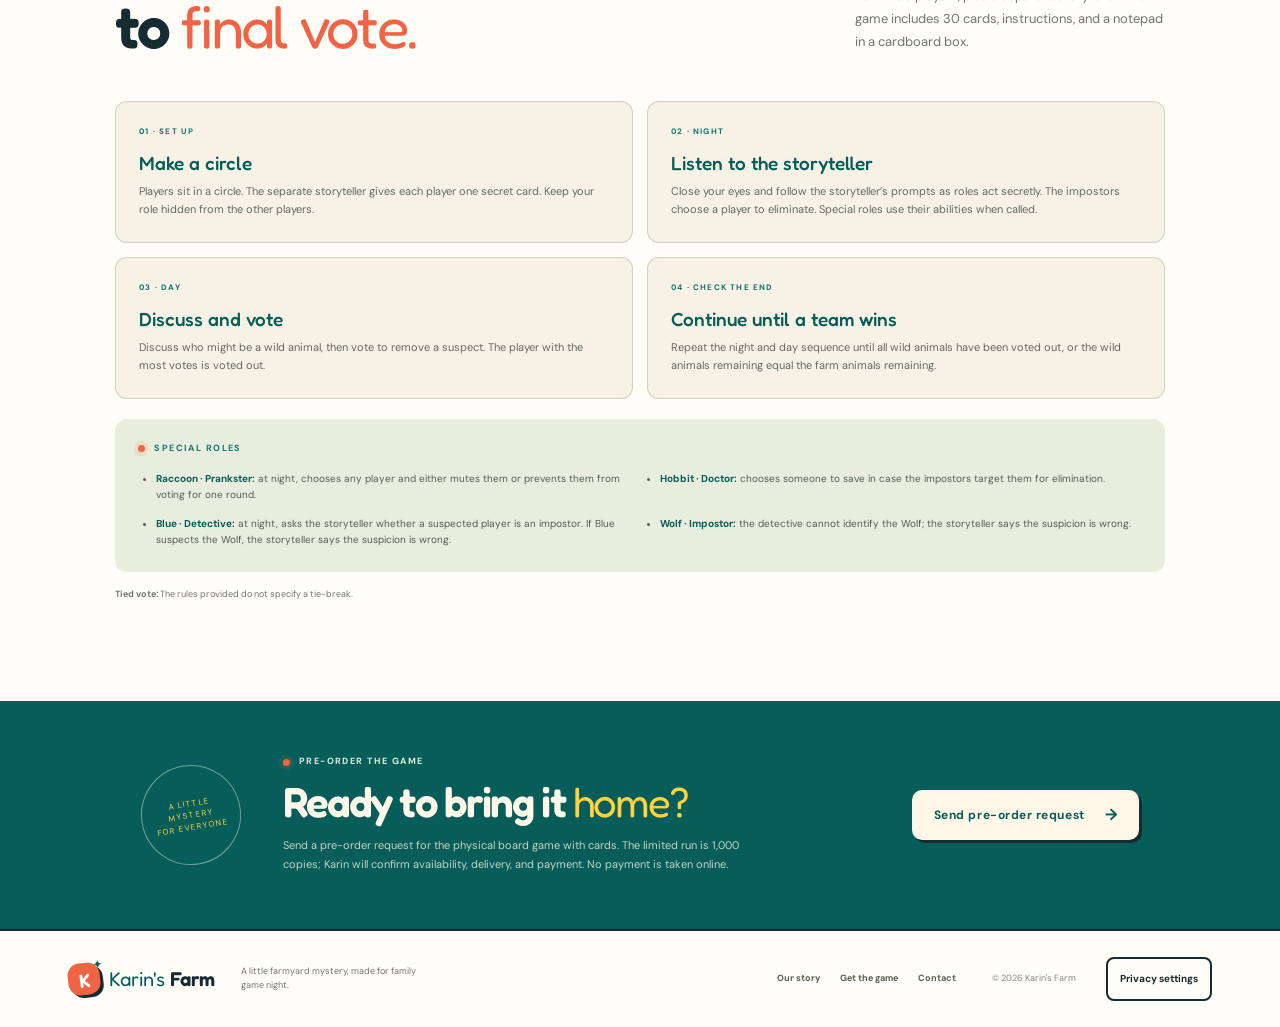
<file: shop.html>
<!doctype html>
<html lang="en"><head><meta charset="utf-8"><meta name="viewport" content="width=device-width, initial-scale=1"><meta name="theme-color" content="#f8f3e6"><meta name="description" content="Pre-order the Karin's Farm physical board game with cards. Limited pre-order run of 1,000 copies.">
  <link rel="canonical" href="https://karins-farm.vercel.app/shop.html">
  <meta property="og:type" content="website">
  <meta property="og:site_name" content="Karin's Farm">
  <meta property="og:title" content="Get the game — Karin's Farm">
  <meta property="og:description" content="Pre-order the Karin's Farm physical board game with cards. Limited pre-order run of 1,000 copies.">
  <meta property="og:url" content="https://karins-farm.vercel.app/shop.html">
  <meta property="og:image" content="https://karins-farm.vercel.app/assets/chicken.jpg">
  <meta property="og:image:alt" content="A startled chicken character from Karin's Farm">
  <meta name="twitter:card" content="summary_large_image">
  <meta name="twitter:title" content="Get the game — Karin's Farm">
  <meta name="twitter:description" content="Pre-order the Karin's Farm physical board game with cards. Limited pre-order run of 1,000 copies.">
  <meta name="twitter:image" content="https://karins-farm.vercel.app/assets/chicken.jpg">
  <title>Get the game — Karin's Farm</title><link rel="preconnect" href="https://fonts.googleapis.com"><link rel="preconnect" href="https://fonts.gstatic.com" crossorigin><link href="https://fonts.googleapis.com/css2?family=DM+Sans:wght@400;500;600;700&family=Fredoka:wght@400;500;600;700&display=swap" rel="stylesheet"><link rel="stylesheet" href="site.css"></head>
<body><div class="announcement"><span class="sunburst">✳</span> A cheeky little mystery for the whole family <span class="sunburst">✳</span></div><header class="site-header"><a class="brand" href="index.html"><span class="brand-icon">K<span class="leaf">✦</span></span><span>Karin's <b>Farm</b></span></a><button class="menu-toggle" aria-label="Open menu" aria-expanded="false"><span></span><span></span></button><nav class="main-nav" aria-label="Main navigation"><a href="index.html">The game</a><a href="about.html">Our story</a><a class="active" href="shop.html">Get the game</a><a href="contact.html">Contact</a><a class="nav-cta" href="game.html">Visit the farm <span>↗</span></a></nav></header>
<main><section class="shop-hero"><div class="shop-copy"><div class="eyebrow"><span class="pill-dot"></span> Your seat at the table</div><h1>Bring the<br>farmyard <em>home.</em></h1><p>Meet the friends, learn the secrets, and make your next game night a little more mysterious.</p><div class="shop-status"><span class="status-star">✳</span><span><b>Pre-order · 120 lei</b><small>Physical board game with cards. Pre-orders are limited to 1,000 copies.</small></span></div><div class="detective-discount" id="detective-discount" role="status"><strong>Your 10% detective reward is saved!</strong><p>Apply <code>HAYBALE10</code> at checkout for 10% off.</p><button type="button" id="copy-shop-reward">Copy code</button><span id="shop-copy-status" aria-live="polite"></span></div><a class="button button-coral" href="checkout.html">Send pre-order request <span>→</span></a><a class="text-link shop-rules-link" href="#physical-game-rules">How to play the game <span>↓</span></a><span class="fine-print">Your request does not reserve a copy. Karin will confirm availability, delivery, and payment. No online payment is taken.</span></div><div class="shop-stack" aria-label="A peek at the Karin's Farm character cards"><div class="stack-sun"></div><div class="stack-card stack-back"><img src="assets/fox.jpg" alt="A fox in a hat from the character deck"></div><div class="stack-card stack-front"><img src="assets/cow.jpg" alt="A cow from the character deck"></div><span class="stack-burst">the<br>whole<br>farm!</span><span class="stack-caption">A DECK FULL OF CHARACTERS</span></div></section>
<section class="product-info section-wrap" id="game"><div class="section-heading"><div><div class="eyebrow"><span class="pill-dot"></span> Inside the barn</div><h2>Meet the <em>line-up.</em></h2></div><p>From farmyard friends to wild animals in disguise, every card brings a new part to the story.</p></div><div class="product-grid"><article class="product-card product-domestic"><span class="product-tag">THE FARM FRIENDS</span><img src="assets/chicken.jpg" alt="Chicken card illustration"><h3>Farm animals</h3><p>Chickens, cows, rabbits, horses, and more familiar faces.</p><span class="product-scribble">friends ✳</span></article><article class="product-card product-wild"><span class="product-tag">THE SNEAKY ONES</span><img src="assets/wolf.jpg" alt="Wolf disguised as a sheep card illustration"><h3>Wild animals</h3><p>Wolves, foxes, and other clever characters with secret plans.</p><span class="product-scribble">hmm...?</span></article><article class="product-card product-special"><span class="product-tag">A FEW SURPRISES</span><img src="assets/detective.jpg" alt="Detective character card illustration"><h3>Special roles</h3><p>Unexpected helpers with a little extra to bring to the game.</p><span class="product-scribble">aha!</span></article></div></section>
<section class="physical-game-rules section-wrap" id="physical-game-rules" aria-labelledby="physical-game-rules-heading">
  <div class="section-heading">
    <div><div class="eyebrow"><span class="pill-dot"></span> How to play</div><h2 id="physical-game-rules-heading">From secret card<br>to <em>final vote.</em></h2></div>
    <p>For 4–30 players, plus a separate storyteller. The game includes 30 cards, instructions, and a notepad in a cardboard box.</p>
  </div>
  <ol class="physical-rule-grid">
    <li class="physical-rule-card">
      <span class="physical-rule-label">01 · SET UP</span>
      <h3>Make a circle</h3>
      <p>Players sit in a circle. The separate storyteller gives each player one secret card. Keep your role hidden from the other players.</p>
    </li>
    <li class="physical-rule-card">
      <span class="physical-rule-label">02 · NIGHT</span>
      <h3>Listen to the storyteller</h3>
      <p>Close your eyes and follow the storyteller’s prompts as roles act secretly. The impostors choose a player to eliminate. Special roles use their abilities when called.</p>
    </li>
    <li class="physical-rule-card">
      <span class="physical-rule-label">03 · DAY</span>
      <h3>Discuss and vote</h3>
      <p>Discuss who might be a wild animal, then vote to remove a suspect. The player with the most votes is voted out.</p>
    </li>
    <li class="physical-rule-card">
      <span class="physical-rule-label">04 · CHECK THE END</span>
      <h3>Continue until a team wins</h3>
      <p>Repeat the night and day sequence until all wild animals have been voted out, or the wild animals remaining equal the farm animals remaining.</p>
    </li>
  </ol>
  <div class="physical-role-notes">
    <div class="eyebrow"><span class="pill-dot"></span> Special roles</div>
    <ul>
      <li><b>Raccoon · Prankster:</b> at night, chooses any player and either mutes them or prevents them from voting for one round.</li>
      <li><b>Hobbit · Doctor:</b> chooses someone to save in case the impostors target them for elimination.</li>
      <li><b>Blue · Detective:</b> at night, asks the storyteller whether a suspected player is an impostor. If Blue suspects the Wolf, the storyteller says the suspicion is wrong.</li>
      <li><b>Wolf · Impostor:</b> the detective cannot identify the Wolf; the storyteller says the suspicion is wrong.</li>
    </ul>
  </div>
  <p class="physical-tie-note"><b>Tied vote:</b> The rules provided do not specify a tie-break.</p>
</section>
<section class="buy-panel"><div class="buy-stamp">A LITTLE<br>MYSTERY<br>FOR EVERYONE</div><div><div class="eyebrow eyebrow-light"><span class="pill-dot"></span> Pre-order the game</div><h2>Ready to bring it <em>home?</em></h2><p>Send a pre-order request for the physical board game with cards. The limited run is 1,000 copies; Karin will confirm availability, delivery, and payment. No payment is taken online.</p></div><a href="checkout.html" class="button button-cream">Send pre-order request <span>→</span></a></section></main>
<footer class="site-footer"><a class="brand brand-footer" href="index.html"><span class="brand-icon">K<span class="leaf">✦</span></span><span>Karin's <b>Farm</b></span></a><span class="footer-copy">A little farmyard mystery, made for family game night.</span><nav aria-label="Footer navigation"><a href="about.html">Our story</a><a href="shop.html">Get the game</a><a href="contact.html">Contact</a></nav><span class="copyright">© <span data-year></span> Karin's Farm</span></footer><script src="site.js"></script><script>
(function(){
  var key='karinsFarmDetectiveDiscount';
  try {
    if (localStorage.getItem(key) !== 'HAYBALE10') return;
    var reward=document.getElementById('detective-discount');
    reward.style.display='block';
    document.getElementById('copy-shop-reward').addEventListener('click',function(){
      var status=document.getElementById('shop-copy-status');
      if(navigator.clipboard && navigator.clipboard.writeText){
        navigator.clipboard.writeText('HAYBALE10').then(function(){status.textContent=' Copied!'}).catch(function(){status.textContent=' Code: HAYBALE10'});
      } else { status.textContent=' Code: HAYBALE10'; }
    });
  } catch(error) {}
})();
</script></body></html>
</file>
<file: site.css>
:root{--cream:#f8f3e6;--paper:#fffdf7;--ink:#25291f;--green:#354a34;--green2:#4d6947;--sage:#d6e0c8;--coral:#e76f4f;--orange:#f4aa56;--yellow:#f4d77f;--line:rgba(37,41,31,.18);--display:'Fredoka', 'Trebuchet MS',sans-serif;--body:'DM Sans',Arial,sans-serif}
*{box-sizing:border-box}html{scroll-behavior:smooth}body{margin:0;background:var(--cream);color:var(--ink);font-family:var(--body);font-size:16px;line-height:1.55}img{display:block;max-width:100%}a{color:inherit;text-decoration:none}button{font:inherit}.announcement{height:31px;display:flex;align-items:center;justify-content:center;gap:13px;background:var(--green);color:#faf6e9;font-size:10px;letter-spacing:.15em;text-transform:uppercase;font-weight:700}.sunburst{color:var(--yellow);font-size:13px}.site-header{height:80px;padding:0 clamp(22px,5.3vw,86px);display:flex;align-items:center;justify-content:space-between;border-bottom:1px solid rgba(53,74,52,.12);position:relative;z-index:10;background:var(--cream)}.brand{display:flex;align-items:center;gap:9px;color:var(--green);font-family:var(--display);font-size:18px;line-height:1}.brand b{font-weight:600;color:var(--ink)}.brand-icon{position:relative;display:grid;place-items:center;width:38px;height:38px;border-radius:50%;background:var(--coral);color:white;font-size:23px;font-family:var(--display);font-weight:600;transform:rotate(-7deg)}.leaf{position:absolute;right:-4px;top:-5px;font:12px var(--body);color:var(--green)}.main-nav{display:flex;align-items:center;gap:clamp(18px,3vw,42px);font-size:12px;font-weight:600}.main-nav>a:not(.nav-cta){color:#586050;transition:color .2s}.main-nav>a:hover,.main-nav>a.active{color:var(--coral)}.nav-cta{background:var(--green);color:white;border-radius:40px;padding:12px 18px;font-size:11px;letter-spacing:.04em}.nav-cta span{margin-left:9px;color:var(--yellow)}.menu-toggle{display:none;background:none;border:0;width:44px;height:44px;cursor:pointer}.menu-toggle span{display:block;height:2px;width:22px;background:var(--green);margin:6px auto}
.hero{min-height:660px;display:grid;grid-template-columns:1fr 1.02fr;position:relative;overflow:hidden;padding:70px clamp(24px,8vw,140px) 82px;align-items:center;background:radial-gradient(ellipse at 77% 40%,rgba(214,224,200,.45),transparent 38%),var(--cream)}.hero-copy{max-width:510px;position:relative;z-index:2;padding-bottom:32px}.eyebrow{display:flex;gap:9px;align-items:center;color:var(--green2);text-transform:uppercase;letter-spacing:.16em;font-size:9px;font-weight:700}.pill-dot{width:7px;height:7px;border-radius:100%;background:var(--coral);box-shadow:0 0 0 4px rgba(231,111,79,.12)}h1,h2,h3,p{margin-top:0}.hero h1,.subhero h1,.shop-hero h1,.contact-hero h1{font:600 clamp(52px,6.8vw,91px)/.97 var(--display);letter-spacing:-.055em;margin:23px 0 21px;color:var(--green)}h1 em,h2 em{font-weight:400;color:var(--coral);font-style:normal}.hero-dek{font-size:15px;line-height:1.75;color:#62675b;max-width:410px;margin-bottom:28px}.hero-actions{display:flex;gap:25px;align-items:center}.button{display:inline-flex;align-items:center;justify-content:center;gap:20px;border:0;border-radius:40px;padding:15px 21px;font-size:11px;font-weight:700;letter-spacing:.045em;transition:transform .2s,box-shadow .2s;cursor:pointer}.button:hover{transform:translateY(-2px);box-shadow:0 8px 18px rgba(37,41,31,.12)}.button span{font-size:16px;line-height:0}.button-coral{background:var(--coral);color:white}.button-ink{background:var(--green);color:white}.button-cream{background:var(--cream);color:var(--green)}.text-link{display:inline-flex;align-items:center;gap:10px;color:var(--green);font-weight:700;font-size:11px}.text-link span{font-size:15px;color:var(--coral)}.hero-note{margin-top:46px;display:flex;align-items:center;gap:11px;color:#727669;font-size:10px;line-height:1.5}.note-star{font-size:27px;color:var(--orange)}.hero-art{position:relative;height:475px;max-width:600px;width:100%;margin-left:auto}.sun-disc{position:absolute;width:min(72%,360px);aspect-ratio:1;border-radius:50%;background:var(--yellow);top:25px;left:17%;opacity:.9}.hero-card{position:absolute;background:var(--paper);border:1px solid rgba(53,74,52,.16);border-radius:15px;box-shadow:0 16px 35px rgba(47,50,37,.14);overflow:hidden;display:grid;place-items:center}.hero-card img{width:100%;height:100%;object-fit:contain;mix-blend-mode:multiply}.card-wolf{width:44%;height:65%;left:7%;top:57px;transform:rotate(-9deg);background:#f3ead6}.card-chicken{width:47%;height:74%;right:8%;top:73px;transform:rotate(8deg);z-index:1;background:#fff8e9}.card-ribbon{position:absolute;top:11px;left:12px;padding:5px 9px;border-radius:20px;text-transform:uppercase;letter-spacing:.12em;font-size:7px;font-weight:700;z-index:2}.ribbon-wild{background:#ead3ae;color:#6b4e2e}.ribbon-farm{background:var(--sage);color:#385538}.scribble{position:absolute;z-index:3;font-family:var(--display);font-weight:600;color:var(--coral)}.scribble-one{font-size:36px;top:0;right:5%;transform:rotate(11deg)}.scribble-two{font-size:15px;bottom:49px;left:0;transform:rotate(-12deg);color:var(--green2)}.doodle{position:absolute;z-index:3;color:var(--orange)}.doodle-flower{left:1%;top:205px;font-size:36px}.doodle-spark{right:1%;top:135px;font-size:26px;color:var(--coral)}.doodle-heart{right:6%;bottom:34px;font-size:29px;color:var(--green2)}.art-caption{position:absolute;bottom:1px;left:24%;color:var(--green2);letter-spacing:.19em;font-size:8px;font-weight:700;display:flex;gap:10px;align-items:center}.caption-line{width:29px;height:1px;background:var(--coral)}.hero-bottom{height:42px;position:absolute;bottom:0;left:0;right:0;background:var(--green);color:#f9f4e4;display:flex;align-items:center;justify-content:space-between;padding:0 clamp(24px,5vw,75px);font-size:8px;font-weight:700;letter-spacing:.19em}.animal-marquee{color:#d8e2cb}.intro-strip{background:#efe7d5;display:flex;justify-content:center;align-items:center;gap:35px;padding:26px 24px;color:var(--green)}.strip-mark{font:600 13px var(--display);border:1px solid #c1bea6;border-radius:50%;width:43px;height:43px;display:grid;place-items:center;transform:rotate(-12deg)}.intro-strip p{font:500 18px/1.3 var(--display);margin:0}.intro-strip p em{color:var(--coral);font-style:normal}.section-wrap{padding:100px clamp(24px,9vw,145px)}.section-heading{display:flex;align-items:flex-end;justify-content:space-between;gap:30px;margin-bottom:44px}.section-heading h2,.story-body h2,.about-cta h2,.buy-panel h2{font:600 clamp(38px,5vw,60px)/1.02 var(--display);letter-spacing:-.045em;color:var(--green);margin:17px 0 0}.section-heading>p{max-width:310px;color:#727669;font-size:13px;line-height:1.75;margin-bottom:4px}.steps{display:grid;grid-template-columns:repeat(4,1fr);gap:13px}.step-card{min-height:234px;padding:21px;background:var(--paper);border:1px solid rgba(53,74,52,.12);border-radius:12px;position:relative}.step-highlight{background:#e8eddd}.step-num{position:absolute;right:19px;top:17px;color:#9ca18f;font-size:9px;letter-spacing:.1em;font-weight:700}.step-illo{height:74px;width:74px;border-radius:50%;display:grid;place-items:center;font-size:36px;margin-bottom:22px}.illo-deal{background:#f6e3bb;color:var(--coral);transform:rotate(-8deg)}.illo-look{background:#d5e0c8;color:var(--green);font-size:29px}.illo-talk{background:#f4dad0;color:var(--coral)}.illo-win{background:#f6e3bb;color:#a67739}.step-card h3{font:500 17px var(--display);color:var(--green);margin:0 0 7px}.step-card p{font-size:10px;line-height:1.65;color:#74786d;margin:0;max-width:200px}.how-footer{display:flex;align-items:center;gap:11px;margin-top:29px}.little-star{color:var(--coral);font-size:20px}.how-footer p{margin:0 auto 0 0;font-size:10px;color:#74786d}.how-footer .button{padding:12px 17px;font-size:9px}
.cast-section{display:grid;grid-template-columns:.9fr 1.1fr;min-height:520px;background:var(--green);color:#f8f3e6;padding:65px clamp(24px,10vw,160px);overflow:hidden}.cast-copy{position:relative;display:flex;flex-direction:column;align-items:flex-start;justify-content:center}.eyebrow-light{color:#d5dfc7}.cast-copy h2{font:600 clamp(48px,6vw,77px)/.98 var(--display);letter-spacing:-.05em;margin:18px 0;color:var(--cream)}.cast-copy h2 em,.buy-panel h2 em{color:var(--yellow)}.cast-copy>p{max-width:290px;color:#c9d3c1;font-size:13px;line-height:1.8;margin-bottom:24px}.cast-doodle{position:absolute;right:4%;top:9%;font-size:40px;color:var(--orange);transform:rotate(-12deg)}.cast-visual{min-height:370px;position:relative}.cast-card{position:absolute;overflow:hidden;border-radius:13px;width:47%;height:80%;top:10%;display:flex;align-items:flex-end;box-shadow:0 15px 36px rgba(0,0,0,.18)}.cast-card img{position:absolute;inset:0;width:100%;height:100%;object-fit:contain;object-position:center bottom;mix-blend-mode:multiply}.cast-cow{left:2%;background:#dbe4d0;transform:rotate(-8deg)}.cast-fox{right:5%;top:4%;background:#efddbe;transform:rotate(7deg)}.cast-label{position:relative;z-index:2;background:rgba(255,253,247,.88);margin:0 10px 11px;padding:9px 11px;border-radius:8px;display:flex;flex-direction:column;line-height:1.25}.cast-label b{font:500 14px var(--display);color:var(--green)}.cast-label span{font-size:8px;color:#71766c;margin-top:3px}.cast-vs{position:absolute;z-index:4;left:47%;top:40%;border-radius:50%;width:43px;height:43px;background:var(--coral);color:white;display:grid;place-items:center;font:600 11px var(--display);transform:rotate(-10deg);box-shadow:0 4px 12px rgba(0,0,0,.12)}.quote-band{min-height:188px;background:#efe7d5;display:flex;align-items:center;justify-content:center;gap:20px;position:relative;color:var(--green)}.quote-mark{font:100px/1 Georgia,serif;color:var(--coral);transform:translateY(10px)}.quote-band p{font:500 clamp(19px,3vw,27px)/1.3 var(--display);margin:0}.quote-band em{font-style:normal;color:var(--coral)}.quote-stamp{position:absolute;right:9%;top:50%;transform:translateY(-50%) rotate(8deg);border:1px solid #c2bca4;border-radius:50%;width:72px;height:72px;display:grid;place-items:center;text-align:center;font-size:8px;line-height:1.3;letter-spacing:.12em;color:#777761}.final-cta{text-align:center;padding:105px 22px 112px;position:relative;overflow:hidden}.final-cta:before,.final-cta:after{content:'✿';position:absolute;color:#dbe4d1;font-size:150px;top:76px;opacity:.65}.final-cta:before{left:12%;transform:rotate(-14deg)}.final-cta:after{right:12%;transform:rotate(19deg)}.final-cta h2{font:600 clamp(42px,5vw,65px)/1 var(--display);letter-spacing:-.05em;color:var(--green);margin:16px 0}.final-cta h2 em{color:var(--coral)}.final-cta>p{color:#75796e;font-size:12px;margin:0 0 24px}.cta-sun{color:var(--orange);font-size:25px;margin-bottom:16px;position:relative;z-index:1}.final-cta>.eyebrow,.final-cta h2,.final-cta>p,.final-cta .button{position:relative;z-index:1}.site-footer{min-height:98px;padding:22px clamp(24px,5.3vw,86px);display:flex;align-items:center;gap:26px;background:#e9e2d0;border-top:1px solid rgba(53,74,52,.12)}.brand-footer{font-size:15px;white-space:nowrap}.brand-footer .brand-icon{height:32px;width:32px;font-size:19px}.footer-copy{max-width:180px;font-size:9px;line-height:1.5;color:#74776c}.site-footer nav{display:flex;gap:20px;margin-left:auto;font-size:9px;font-weight:700;color:#586050}.copyright{font-size:9px;color:#87897d;margin-left:10px;white-space:nowrap}
.subhero{min-height:500px;display:grid;grid-template-columns:1fr 1fr;align-items:center;padding:55px clamp(24px,11vw,170px);overflow:hidden;background:radial-gradient(ellipse at 76% 48%,rgba(214,224,200,.6),transparent 34%),var(--cream)}.subhero-copy{max-width:470px;position:relative;z-index:2}.subhero h1{font-size:clamp(54px,7vw,86px)}.subhero-copy>p,.shop-copy>p,.contact-copy>p{max-width:380px;color:#686d61;font-size:14px;line-height:1.8}.breadcrumb{display:flex;gap:12px;align-items:center;color:#7a7d71;font-size:9px;margin-top:34px}.breadcrumb span{color:var(--coral)}.subhero-art{height:400px;position:relative;display:flex;align-items:center;justify-content:center}.subhero-art img{height:94%;width:80%;object-fit:contain;position:relative;z-index:1;filter:drop-shadow(0 8px 9px rgba(65,61,42,.08))}.art-sun{position:absolute;width:290px;height:290px;border-radius:50%;background:var(--yellow);opacity:.78;right:12%;top:10%}.art-note,.contact-note{position:absolute;z-index:2;background:var(--coral);color:white;border-radius:50%;width:84px;height:84px;display:grid;place-items:center;text-align:center;font:500 16px/1.1 var(--display);transform:rotate(11deg);right:1%;top:10%}.about-flower{position:absolute;left:4%;top:25%;font-size:36px;color:var(--green2)}.story-block{display:grid;grid-template-columns:170px 1fr;gap:38px;background:var(--paper);padding-top:88px;padding-bottom:90px}.story-aside{display:flex;flex-direction:column;align-items:flex-start;gap:16px;padding-top:5px}.story-number{font:600 39px var(--display);color:var(--coral)}.story-line{height:1px;width:52px;background:var(--green)}.story-aside-text{font-size:8px;line-height:1.7;letter-spacing:.13em;font-weight:700;color:#858779}.story-body{max-width:640px}.story-body h2{margin-bottom:23px}.story-body>p{max-width:565px;color:#686d61;font-size:14px;line-height:1.9}.handwritten{margin-top:30px;color:var(--coral);font:500 17px var(--display);transform:rotate(-2deg);display:inline-block}.handwritten span{font-size:22px;margin-left:7px}.values-band{display:grid;grid-template-columns:repeat(3,1fr);gap:28px;padding:68px clamp(24px,12vw,185px);background:#e8eddd}.values-band article{padding:0 20px;border-right:1px solid #c9d4bd}.values-band article:last-child{border:0}.value-icon{font-size:25px;color:var(--coral)}.values-band h3{font:500 17px var(--display);margin:12px 0 6px;color:var(--green)}.values-band p{font-size:10px;line-height:1.7;color:#74786e;max-width:200px;margin:0}.about-cta{min-height:350px;display:flex;align-items:center;justify-content:center;gap:65px;padding:35px 24px;overflow:hidden}.about-cta>img{height:315px;width:250px;object-fit:contain;align-self:flex-end;filter:drop-shadow(0 8px 9px rgba(65,61,42,.08))}.about-cta h2{font-size:45px;margin:14px 0 21px}.about-cta .button{font-size:10px}
.shop-hero{min-height:515px;display:grid;grid-template-columns:1.05fr .95fr;align-items:center;padding:58px clamp(24px,10vw,155px);overflow:hidden;background:radial-gradient(ellipse at 70% 48%,rgba(244,215,127,.28),transparent 40%),var(--cream)}.shop-copy{position:relative;z-index:2}.shop-hero h1{font-size:clamp(55px,7vw,86px)}.shop-status{display:flex;align-items:center;gap:12px;margin:28px 0 20px}.status-star{width:36px;height:36px;border-radius:50%;display:grid;place-items:center;background:var(--yellow);color:var(--green);font-size:17px}.shop-status b,.shop-status small{display:block}.shop-status b{font:500 14px var(--display);color:var(--green)}.shop-status small{font-size:9px;color:#74786e;margin-top:3px}.fine-print{display:block;margin:11px 0 0 4px;font-size:8px;color:#888a7e}.shop-stack{height:410px;position:relative;max-width:440px;margin-left:auto;width:100%}.stack-sun{position:absolute;width:310px;height:310px;top:35px;left:15%;border-radius:50%;background:#efd181;opacity:.8}.stack-card{position:absolute;width:48%;height:79%;border:1px solid rgba(53,74,52,.18);border-radius:13px;box-shadow:0 18px 33px rgba(47,50,37,.14);overflow:hidden;display:grid;place-items:center}.stack-card img{width:100%;height:100%;object-fit:contain;mix-blend-mode:multiply}.stack-back{background:#f3e4c8;left:13%;top:35px;transform:rotate(-10deg)}.stack-front{background:#e1e8d7;right:15%;top:57px;transform:rotate(8deg)}.stack-burst{position:absolute;right:0;bottom:18%;display:grid;place-items:center;text-align:center;border-radius:50%;width:82px;height:82px;background:var(--coral);color:white;font:500 16px/1.1 var(--display);transform:rotate(9deg)}.stack-caption{position:absolute;bottom:5px;left:25%;font-size:8px;font-weight:700;letter-spacing:.17em;color:var(--green2)}.product-info{background:var(--paper);padding-top:82px;padding-bottom:88px}.product-grid{display:grid;grid-template-columns:repeat(3,1fr);gap:16px}.product-card{height:340px;border-radius:12px;position:relative;overflow:hidden;padding:20px;display:flex;flex-direction:column;align-items:flex-start}.product-domestic{background:#e6ecdc}.product-wild{background:#f2e5d1}.product-special{background:#f4ddd4}.product-tag{position:relative;z-index:2;font-size:8px;font-weight:700;letter-spacing:.15em;color:#61685a}.product-card img{position:absolute;right:2%;top:2%;height:67%;width:90%;object-fit:contain;mix-blend-mode:multiply}.product-card h3{z-index:2;font:500 18px var(--display);margin:auto 0 4px;color:var(--green)}.product-card p{z-index:2;max-width:205px;margin:0;color:#74786e;font-size:9px;line-height:1.65}.product-scribble{position:absolute;right:15px;bottom:20px;color:var(--coral);font:500 13px var(--display);transform:rotate(-9deg)}.buy-panel{display:flex;align-items:center;gap:42px;background:var(--green);color:var(--cream);padding:54px clamp(24px,11vw,166px);position:relative;overflow:hidden}.buy-panel>div:nth-child(2){max-width:540px}.buy-panel h2{color:var(--cream);font-size:42px;margin:12px 0}.buy-panel p{max-width:475px;color:#c9d3c1;font-size:11px;line-height:1.75;margin:0}.buy-panel>.button{margin-left:auto;flex-shrink:0}.buy-stamp{width:100px;height:100px;display:grid;place-items:center;text-align:center;flex-shrink:0;border:1px solid rgba(248,243,230,.45);border-radius:50%;color:var(--yellow);font-size:8px;line-height:1.5;letter-spacing:.14em;transform:rotate(-10deg)}
.contact-hero{min-height:535px;display:grid;grid-template-columns:1.1fr .9fr;align-items:center;padding:50px clamp(24px,11vw,165px);overflow:hidden;background:radial-gradient(ellipse at 76% 47%,rgba(244,215,127,.24),transparent 39%),var(--cream)}.contact-copy{position:relative;z-index:2}.contact-hero h1{font-size:clamp(64px,8vw,95px)}.contact-card{display:flex;gap:14px;max-width:410px;background:var(--paper);border:1px solid rgba(53,74,52,.12);border-radius:12px;padding:17px;margin:26px 0 20px}.contact-icon{flex-shrink:0;width:37px;height:37px;border-radius:50%;display:grid;place-items:center;background:#f5ded4;color:var(--coral);font-size:17px}.contact-card b{font:500 14px var(--display);color:var(--green)}.contact-card p{font-size:10px;color:#74786e;line-height:1.65;margin:5px 0 0}.contact-art{height:400px;position:relative;display:flex;align-items:center;justify-content:center}.contact-art>img{height:95%;width:91%;object-fit:contain;position:relative;z-index:1;filter:drop-shadow(0 8px 9px rgba(65,61,42,.08))}.contact-sun{position:absolute;width:285px;height:285px;border-radius:50%;background:var(--sage);right:8%;top:12%}.contact-note{background:var(--yellow);color:var(--green);right:1%;top:15%;width:88px;height:88px;transform:rotate(8deg)}.contact-flower{position:absolute;left:1%;top:20%;font-size:33px;color:var(--coral)}.contact-star{position:absolute;right:9%;bottom:16%;font-size:28px;color:var(--coral)}.contact-bottom{background:#efe7d5;display:flex;justify-content:space-between;align-items:center;padding:24px clamp(24px,11vw,165px)}.contact-bottom p{margin:0;color:#6d7165;font-size:11px}.contact-bottom a{color:var(--coral);font-weight:700;text-decoration:underline;text-underline-offset:3px}.contact-bottom>span{font-size:8px;font-weight:700;letter-spacing:.15em;color:var(--green2)}
@media(max-width:900px){.hero{padding-left:7vw;padding-right:6vw;grid-template-columns:.95fr 1.05fr;min-height:610px}.hero-art{height:420px}.section-wrap{padding-left:6vw;padding-right:6vw}.cast-section{padding-left:7vw;padding-right:7vw}.site-footer{flex-wrap:wrap;gap:16px}.footer-copy{max-width:170px}.copyright{margin-left:auto}.subhero,.shop-hero,.contact-hero{padding-left:7vw;padding-right:7vw}.subhero-art,.contact-art{height:350px}.shop-stack{height:370px}.product-card{height:315px}.buy-panel{padding-left:7vw;padding-right:7vw;gap:25px}}
@media(max-width:650px){.announcement{font-size:8px;letter-spacing:.1em;height:29px}.site-header{height:67px;padding:0 20px}.brand{font-size:16px}.brand-icon{height:34px;width:34px;font-size:20px}.menu-toggle{display:block;min-width:44px;min-height:44px}.main-nav{display:none;position:absolute;top:66px;left:0;right:0;padding:18px 22px 22px;background:var(--cream);border-bottom:1px solid var(--line);box-shadow:0 12px 20px rgba(37,41,31,.08);flex-direction:column;align-items:stretch;gap:0}.main-nav.nav-open{display:flex}.main-nav>a{display:flex;align-items:center;min-height:44px;padding:13px 8px}.main-nav .nav-cta{text-align:center;margin-top:8px}.hero{display:flex;flex-direction:column;align-items:stretch;padding:43px 23px 74px;min-height:auto}.hero-copy{padding-bottom:0}.hero h1{font-size:57px;margin-top:17px}.hero-dek{font-size:13px;max-width:360px}.hero-note{display:flex;margin-top:22px;font-size:10px}.hero-art{height:360px;max-width:420px;margin:14px auto 3px}.card-wolf{width:42%;height:66%;left:7%;top:47px}.card-chicken{width:46%;height:72%;right:7%;top:57px}.sun-disc{width:65%;left:18%;top:35px}.art-caption{left:20%;bottom:3px;font-size:7px}.scribble-one{font-size:28px}.scribble-two{bottom:37px}.hero-bottom{height:38px;padding:0 16px;font-size:7px}.animal-marquee{max-width:75%;white-space:nowrap;overflow:hidden}.intro-strip{gap:14px;padding:19px 18px}.intro-strip p{font-size:15px}.strip-mark{width:36px;height:36px;font-size:11px;flex-shrink:0}.intro-strip .text-link{font-size:0;white-space:nowrap}.intro-strip .text-link span{font-size:17px}.desktop-only{display:none}.section-wrap{padding:69px 22px}.section-heading{display:block;margin-bottom:28px}.section-heading h2,.story-body h2{font-size:43px}.section-heading>p{max-width:390px;margin:13px 0 0;font-size:12px}.steps{grid-template-columns:repeat(2,1fr);gap:9px}.step-card{padding:15px;min-height:203px}.step-illo{height:58px;width:58px;font-size:27px;margin-bottom:16px}.step-card h3{font-size:15px}.step-card p{font-size:9px}.how-footer{flex-wrap:wrap;gap:8px}.how-footer p{font-size:9px}.how-footer .button{width:100%;margin-top:9px}.cast-section{display:block;padding:52px 22px 34px}.cast-copy h2{font-size:56px}.cast-copy>p{font-size:12px}.cast-doodle{right:14%;top:7%}.cast-visual{height:330px;min-height:0;margin-top:22px}.cast-card{height:82%;width:48%;top:7%}.cast-card img{height:100%}.cast-label{margin:0 7px 8px;padding:7px 8px}.cast-label b{font-size:12px}.cast-label span{font-size:7px}.cast-vs{left:45%;top:38%;width:37px;height:37px}.quote-band{min-height:142px;gap:8px;padding:20px}.quote-mark{font-size:65px}.quote-band p{font-size:18px}.quote-stamp{display:none}.final-cta{padding:73px 20px 77px}.final-cta h2{font-size:45px}.final-cta>p{max-width:275px;margin:0 auto 22px;font-size:11px}.final-cta:before,.final-cta:after{font-size:80px;top:55px;opacity:.45}.final-cta:before{left:-3%}.final-cta:after{right:-3%}.site-footer{padding:24px 22px;display:grid;grid-template-columns:1fr auto;gap:15px}.footer-copy{grid-column:1;grid-row:2;font-size:8px}.site-footer nav{grid-column:1/3;grid-row:3;margin:0;gap:18px}.copyright{grid-column:2;grid-row:2;margin:0;font-size:8px}.brand-footer{grid-column:1;grid-row:1}.subhero{display:flex;flex-direction:column;align-items:stretch;padding:44px 23px 25px;min-height:0}.subhero h1{font-size:57px;margin:17px 0}.subhero-copy>p{font-size:12px}.breadcrumb{margin-top:23px}.subhero-art{height:310px;max-width:390px;width:100%;margin:5px auto 0}.art-sun{width:220px;height:220px;right:16%}.art-note{width:70px;height:70px;font-size:14px;right:4%;top:7%}.story-block{grid-template-columns:1fr;gap:19px;padding:50px 23px}.story-aside{flex-direction:row;align-items:center;gap:12px}.story-number{font-size:27px}.story-line{width:32px}.story-aside-text{font-size:7px}.story-body h2{margin-bottom:19px}.story-body>p{font-size:12px}.handwritten{font-size:14px}.values-band{grid-template-columns:1fr;gap:0;padding:33px 24px}.values-band article{border:0;border-bottom:1px solid #c9d4bd;padding:17px 0;display:grid;grid-template-columns:38px 1fr;column-gap:9px}.values-band article:last-child{border:0}.value-icon{grid-row:1/3;font-size:22px}.values-band h3{margin:1px 0 4px;font-size:15px}.values-band p{max-width:320px;font-size:9px}.about-cta{gap:15px;min-height:260px;justify-content:space-between;padding:28px 21px}.about-cta>img{height:230px;width:40%;align-self:center}.about-cta h2{font-size:31px;margin:11px 0 17px}.about-cta .eyebrow{font-size:8px}.about-cta .button{padding:12px 14px;gap:10px;font-size:9px}.shop-hero{display:flex;flex-direction:column;align-items:stretch;padding:43px 23px 30px;min-height:0}.shop-hero h1{font-size:56px;margin:17px 0}.shop-copy>p{font-size:12px}.shop-status{margin:20px 0 17px}.shop-stack{height:305px;max-width:380px;width:100%;margin:17px auto 0}.stack-sun{width:240px;height:240px;left:18%;top:16px}.stack-card{width:46%;height:79%}.stack-back{left:16%;top:24px}.stack-front{right:16%;top:41px}.stack-burst{width:67px;height:67px;font-size:13px;right:4%;bottom:17%}.stack-caption{font-size:7px;left:24%}.product-info{padding:55px 22px}.product-grid{grid-template-columns:1fr;gap:11px}.product-card{height:278px;padding:17px}.product-card img{height:70%;width:69%;right:9%;top:-1%}.product-card p{max-width:245px}.product-scribble{bottom:17px}.buy-panel{display:grid;grid-template-columns:67px 1fr;gap:16px;padding:34px 22px}.buy-stamp{height:65px;width:65px;font-size:6px}.buy-panel h2{font-size:30px}.buy-panel p{font-size:10px}.buy-panel>.button{grid-column:1/3;width:100%;margin:4px 0 0}.contact-hero{display:flex;flex-direction:column;align-items:stretch;padding:42px 22px 20px;min-height:0}.contact-hero h1{font-size:65px;margin:15px 0}.contact-copy>p{font-size:12px}.contact-card{padding:13px;margin:20px 0 17px}.contact-card b{font-size:13px}.contact-card p{font-size:9px}.contact-art{height:290px;width:100%;max-width:380px;margin:10px auto 0}.contact-sun{width:218px;height:218px;right:10%}.contact-note{width:69px;height:69px;font-size:13px;right:2%;top:10%}.contact-flower{left:2%;font-size:27px}.contact-bottom{display:block;padding:21px 23px}.contact-bottom p{font-size:10px;margin-bottom:13px}.contact-bottom>span{font-size:7px}}
@media(prefers-reduced-motion:reduce){html{scroll-behavior:auto}*,*:before,*:after{transition:none!important}}

/* A louder, collectible-card-shop feel across the Karin's Farm pages. */
:root{--cream:#fff8e8;--paper:#fffdf7;--ink:#172c32;--green:#075d59;--green2:#167770;--sage:#d9efdb;--coral:#f06445;--orange:#f39a43;--yellow:#ffd33f;--line:rgba(23,44,50,.18)}
body{background:var(--cream);color:var(--ink)}
.announcement{height:35px;background:var(--yellow);color:var(--ink);font-size:10px;letter-spacing:.12em}
.sunburst{color:var(--coral)}
.site-header{background:#fffdf7;border-bottom:2px solid var(--ink)}
.brand{font-size:20px}.brand-icon{box-shadow:3px 3px 0 var(--ink);border-radius:12px;transform:rotate(-7deg)}
.main-nav{font-size:13px}.nav-cta{background:var(--coral);box-shadow:3px 3px 0 var(--ink);border-radius:10px;padding:13px 18px}
.hero{min-height:675px;background:radial-gradient(ellipse at 76% 39%,rgba(255,211,63,.83),transparent 38%),#ffedc2}
.hero-copy{max-width:540px}.hero h1,.subhero h1,.shop-hero h1,.contact-hero h1{color:var(--ink);letter-spacing:-.065em}
.hero h1{font-size:clamp(64px,8vw,108px);line-height:.88}.hero-dek{font-size:16px;color:#40545a;max-width:430px}
.button{border-radius:10px;box-shadow:3px 3px 0 var(--ink);font-size:12px;padding:16px 22px}.button-coral{background:var(--coral)}.button-ink{background:var(--green)}.button:hover{box-shadow:5px 5px 0 var(--ink)}
.hero-card{border:2px solid var(--ink);border-radius:17px;box-shadow:8px 9px 0 rgba(23,44,50,.18)}
.card-wolf{background:#e4f0ce}.card-chicken{background:#fffdf7}
.hero-bottom{background:var(--green);font-size:9px}.intro-strip{background:#dff0e1;color:var(--ink)}
.section-heading h2,.story-body h2,.about-cta h2,.buy-panel h2{color:var(--ink)}
.step-card{border:2px solid var(--ink);border-radius:14px;box-shadow:4px 4px 0 rgba(23,44,50,.12)}
.step-highlight{background:#fff0bb}.step-illo{color:var(--coral)}
.cast-section{background:var(--green);color:white}.eyebrow-light{color:#e1f0d7}.cast-copy h2{color:#fff8e8}.cast-copy h2 em{color:var(--yellow)}
.cast-card{border:2px solid var(--ink);border-radius:16px;box-shadow:7px 8px 0 rgba(0,0,0,.16)}
.quote-band{background:var(--coral);color:#fff8e8}.quote-band p em{color:var(--yellow)}
.final-cta{background:var(--yellow);color:var(--ink)}.final-cta h2{color:var(--ink)}.final-cta h2 em{color:var(--coral)}
.site-footer{background:#fffdf7;border-top:2px solid var(--ink)}
.shop-hero,.subhero,.contact-hero{background:radial-gradient(ellipse at 83% 45%,rgba(255,211,63,.7),transparent 36%),#ffedc2}
.subhero h1,.shop-hero h1,.contact-hero h1{font-size:clamp(58px,7vw,94px)}
.product-card{border:2px solid var(--ink);border-radius:15px;box-shadow:5px 5px 0 rgba(23,44,50,.12)}
.buy-panel{background:var(--green)}.buy-panel h2{color:#fff8e8}.buy-panel h2 em{color:var(--yellow)}
.contact-card{border:2px solid var(--ink);border-radius:14px;box-shadow:4px 4px 0 rgba(23,44,50,.1)}
.farm-favourites{padding-top:87px;padding-bottom:82px;background:#dff0e1;max-width:none;padding-left:max(24px,calc((100vw - 1180px)/2));padding-right:max(24px,calc((100vw - 1180px)/2))}
.favourites-top{display:flex;align-items:flex-end;justify-content:space-between;gap:24px;margin-bottom:30px}
.favourites-top h2{font:600 clamp(40px,5vw,62px)/.98 var(--display);letter-spacing:-.05em;color:var(--ink);margin:16px 0 0}
.favourites-top h2 em{color:var(--coral);font-style:normal}
.favourite-grid{display:grid;grid-template-columns:repeat(3,1fr);gap:18px}
.favourite-card{height:310px;position:relative;overflow:hidden;display:flex;align-items:flex-end;padding:20px;border:2px solid var(--ink);border-radius:15px;background:#ffd75d;box-shadow:5px 6px 0 var(--ink);transition:transform .2s}
.favourite-card:hover{transform:translateY(-5px) rotate(-.5deg)}
.favourite-card img{position:absolute;width:68%;height:112%;object-fit:contain;right:3%;top:-8%;mix-blend-mode:multiply;filter:drop-shadow(0 8px 5px rgba(25,33,24,.1))}
.favourite-wolf{background:#f4a082}.favourite-fox{background:#b7dece}
.favourite-label{position:absolute;top:17px;left:17px;z-index:2;padding:7px 10px;background:#fffdf7;border:1.5px solid var(--ink);border-radius:7px;font-size:9px;letter-spacing:.1em;font-weight:800}
.favourite-card strong{position:relative;z-index:2;max-width:60%;padding:9px 12px;background:#fffdf7;border-radius:8px;font:600 19px/1.1 var(--display);color:var(--ink);box-shadow:2px 2px 0 var(--ink)}
.favourite-arrow{position:absolute;right:15px;bottom:15px;z-index:2;width:38px;height:38px;border-radius:50%;display:grid;place-items:center;background:var(--green);color:#fff;font-size:19px}
.favourites-footer{display:flex;justify-content:space-between;padding-top:24px;margin-top:24px;border-top:1px solid rgba(23,44,50,.2);color:var(--green);font-size:10px;font-weight:800;letter-spacing:.12em}
@media(max-width:650px){.announcement{font-size:8px}.hero{background:radial-gradient(ellipse at 65% 63%,rgba(255,211,63,.8),transparent 35%),#ffedc2}.hero h1{font-size:61px}.favourites-top{display:block}.favourites-top .button{margin-top:21px}.favourite-grid{grid-template-columns:1fr;gap:15px}.favourite-card{height:250px}.favourite-card img{width:65%;height:120%;right:2%;top:-9%}.favourites-footer{font-size:8px;gap:12px}.favourites-footer span:last-child{text-align:right}.farm-favourites{padding:60px 22px}}

.game-page{background:#fff4d7;min-height:100vh}
.game-page .site-header{height:72px}
.game-back{font-size:12px;color:var(--green);font-weight:800}
.mystery-main{max-width:1130px;margin:0 auto;padding:48px 28px 36px}
.mystery-heading{display:grid;grid-template-columns:70px 1fr auto;gap:20px;align-items:center;margin:0 auto 30px;max-width:1000px}
.mystery-stamp{width:66px;height:66px;display:grid;align-content:center;text-align:center;border:2px dashed var(--coral);border-radius:50%;color:var(--coral);font-size:9px;line-height:1.2;font-weight:800;letter-spacing:.1em;transform:rotate(-10deg)}
.mystery-heading h1{font:600 clamp(40px,5vw,60px)/.97 var(--display);letter-spacing:-.05em;color:var(--ink);margin:10px 0 9px}.mystery-heading h1 em{color:var(--coral);font-style:normal}
.mystery-heading p{font-size:13px;color:#526369;margin:0;max-width:600px}
.score-box{width:120px;padding:12px;background:var(--yellow);border:2px solid var(--ink);border-radius:10px;text-align:center;box-shadow:3px 3px 0 var(--ink)}
.score-box span,.score-box small{font-size:8px;font-weight:800;letter-spacing:.1em}.score-box b{font:600 28px var(--display);padding:0 4px;color:var(--green)}
.case-board{display:grid;grid-template-columns:185px 1fr;max-width:1000px;margin:auto;background:#fffdf7;border:2px solid var(--ink);border-radius:17px;box-shadow:7px 8px 0 var(--ink);overflow:hidden;min-height:565px}
.case-sidebar{display:flex;flex-direction:column;padding:26px 20px;background:#dff0e1;border-right:2px solid var(--ink)}
.case-number{display:flex;align-items:baseline;gap:8px;color:var(--green);font-weight:800}.case-number span{font-size:9px;letter-spacing:.16em}.case-number b{font:600 36px var(--display);color:var(--ink)}.case-number small{font-size:10px;color:#64766d}
.case-progress{display:flex;gap:8px;margin:17px 0 31px}.case-progress i{height:8px;flex:1;border-radius:10px;background:#bdcfc0}.case-progress i.active{background:var(--coral)}.case-progress i.done{background:var(--green)}
.case-classification{display:flex;gap:10px;align-items:center;padding:12px 8px;border-top:1px solid #b5cebd;border-bottom:1px solid #b5cebd}.class-icon{font-size:21px;color:var(--coral)}.case-classification b,.case-classification small{display:block}.case-classification b{font-size:8px;letter-spacing:.1em}.case-classification small{font-size:8px;color:#68776b;margin-top:3px}
.rules-link{margin-top:auto;color:var(--green);font-size:10px;font-weight:800}
.case-content{padding:27px 30px 24px;min-width:0}
.case-kicker{display:flex;align-items:center;gap:9px;color:var(--green);font-size:11px;font-weight:800;text-transform:uppercase;letter-spacing:.1em}.case-icon{width:25px;height:25px;display:grid;place-items:center;border-radius:7px;background:#dff0e1;color:var(--green);font-size:20px}
.case-content>h2{font:600 27px var(--display);color:var(--ink);margin:15px 0 11px}
.evidence-note{position:relative;background:#fff2bc;border:1px solid #e8d88c;border-left:5px solid var(--orange);border-radius:7px;padding:12px 18px 12px 15px;margin-bottom:20px;transform:rotate(-.4deg)}
.evidence-label{font-size:8px;font-weight:800;letter-spacing:.14em;color:#7c6530}.evidence-note p{font:500 16px/1.35 var(--display);color:var(--ink);margin:6px 15px 0 0}.note-pin{position:absolute;right:12px;top:8px;color:var(--coral);font-size:14px}
.suspect-heading{display:flex;justify-content:space-between;gap:10px;align-items:flex-end;margin-bottom:11px}.suspect-heading b,.suspect-heading span{display:block}.suspect-heading b{font-size:9px;letter-spacing:.14em;color:var(--green)}.suspect-heading div span{font-size:9px;color:#6e7b79;margin-top:2px}.suspect-heading>span{font-size:8px;color:#7a827d;white-space:nowrap}
.suspect-grid{display:grid;grid-template-columns:repeat(3,minmax(0,1fr));gap:12px}
.suspect-card{position:relative;display:flex;flex-direction:column;text-align:left;min-width:0;padding:9px;background:#fffdf7;border:1.5px solid #c5ccc0;border-radius:11px;cursor:pointer;transition:transform .18s,border-color .18s,box-shadow .18s;color:var(--ink)}
.suspect-card:hover{transform:translateY(-3px);border-color:var(--green);box-shadow:0 5px 0 rgba(7,93,89,.13)}.suspect-card.selected{border:2px solid var(--coral);box-shadow:0 0 0 3px rgba(240,100,69,.15)}.suspect-card.revealed-impostor{border:2px solid var(--coral);background:#fff0e9}
.suspect-role{position:absolute;z-index:1;top:14px;left:14px;padding:5px 7px;border-radius:5px;background:#dff0e1;color:var(--green);font-size:7px;font-weight:800;letter-spacing:.08em}.suspect-card img{height:146px;width:100%;object-fit:contain;mix-blend-mode:multiply}.suspect-name{font:600 17px var(--display)}.suspect-name small{display:block;margin-top:2px;color:#6b7977;font:700 8px var(--body)}
.field-note{margin-top:9px;padding:9px 8px;border-radius:6px;background:#fff2bc;font-size:9px;line-height:1.4;color:#435156}
.case-actions{display:flex;align-items:center;justify-content:space-between;gap:12px;margin-top:17px;padding-top:14px;border-top:1px solid #e2e5d9}.case-actions p{font-size:10px;font-weight:700;color:#61716d;margin:0}.case-actions .button{padding:12px 16px;font-size:10px;white-space:nowrap}.accuse-button:disabled{opacity:.45;cursor:not-allowed;box-shadow:none}.message-good{color:var(--green)!important}.message-oops{color:#b85135!important}
.game-instructions{display:flex;gap:14px;align-items:center;max-width:1000px;margin:28px auto 0;padding:16px 20px;background:#dff0e1;border-radius:11px}.instructions-icon{width:36px;height:36px;flex:0 0 36px;display:grid;place-items:center;background:var(--green);border-radius:10px;color:#fff;font-size:20px}.game-instructions b{font:600 15px var(--display);color:var(--green)}.game-instructions p{font-size:10px;line-height:1.5;color:#586c65;margin:3px 0 0}
.mystery-footer{display:flex;justify-content:space-between;gap:14px;max-width:1000px;margin:22px auto;color:var(--green);font-size:8px;font-weight:800;letter-spacing:.12em}.mystery-footer a{letter-spacing:0;color:var(--coral)}
.result-card{grid-column:1/-1;align-self:center;justify-self:center;text-align:center;max-width:540px;padding:55px 28px}.result-medal{width:90px;height:90px;margin:0 auto 22px;display:grid;place-items:center;background:var(--yellow);border:2px solid var(--ink);border-radius:50%;box-shadow:5px 5px 0 var(--ink);font:600 50px var(--display);color:var(--coral)}.result-card .eyebrow{justify-content:center}.result-card h2{font:600 clamp(34px,5vw,51px)/1 var(--display);color:var(--green);margin:15px 0}.result-card>p{font-size:13px;color:#586c65}.result-score{display:flex;justify-content:center;align-items:center;gap:12px;margin:21px auto}.result-score b{font:600 43px var(--display);color:var(--coral)}.result-score span{text-align:left;font-size:9px;line-height:1.35;color:#68776b;font-weight:700}.result-link{display:block;margin-top:18px;color:var(--green);font-size:10px;font-weight:800}
.game-page .site-footer{margin-top:10px}
@media(max-width:760px){.mystery-main{padding:35px 18px 26px}.mystery-heading{grid-template-columns:48px 1fr auto;gap:12px}.mystery-stamp{width:47px;height:47px;font-size:7px}.mystery-heading h1{font-size:clamp(30px,7vw,45px)}.mystery-heading p{font-size:10px;line-height:1.4}.score-box{width:75px;padding:7px 4px}.score-box span{font-size:6px}.score-box b{font-size:21px}.score-box small{font-size:7px}.case-board{grid-template-columns:1fr;min-height:0}.case-sidebar{display:grid;grid-template-columns:auto 1fr auto;align-items:center;gap:13px;padding:11px 16px;border-right:0;border-bottom:2px solid var(--ink)}.case-progress{margin:0}.case-classification{display:none}.rules-link{margin:0;font-size:8px}.case-content{padding:19px 16px}.case-content>h2{font-size:24px}.evidence-note p{font-size:14px}.suspect-grid{gap:8px}.suspect-card{padding:7px}.suspect-card img{height:112px}.suspect-role{top:10px;left:10px;font-size:6px}.suspect-name{font-size:14px}.suspect-name small{font-size:7px}.field-note{font-size:8px;padding:7px}.case-actions{align-items:flex-start;flex-direction:column}.case-actions .button{width:100%}.game-instructions{align-items:flex-start;padding:13px}.game-instructions p{font-size:9px}.mystery-footer{font-size:7px}.mystery-footer a{text-align:right}.result-card{padding:40px 20px}}
@media(max-width:430px){.mystery-heading{grid-template-columns:1fr auto}.mystery-stamp{display:none}.mystery-heading h1{font-size:34px}.suspect-grid{grid-template-columns:1fr}.suspect-card{min-height:100px;display:grid;grid-template-columns:86px 1fr;grid-template-rows:auto auto;column-gap:9px;align-items:center}.suspect-role{position:static;grid-column:2;grid-row:1;justify-self:start;align-self:end}.suspect-card img{grid-column:1;grid-row:1/3;height:90px}.suspect-name{grid-column:2;grid-row:2;align-self:start}.field-note{grid-column:1/3}.suspect-heading>span{font-size:7px}}

.discount-reward{margin:22px auto;padding:17px;max-width:340px;background:#fff2bc;border:2px dashed var(--coral);border-radius:12px}
.discount-reward>span{display:block;font-size:8px;font-weight:800;letter-spacing:.14em;color:var(--green)}
.discount-reward>strong{display:block;margin:4px 0;color:var(--coral);font:600 30px var(--display)}
.discount-reward p{font-size:10px;line-height:1.45}
.discount-reward code{display:block;margin:10px auto;padding:10px;background:var(--paper);border:1px solid #e8d88c;border-radius:7px;font:800 15px var(--body);letter-spacing:.12em;color:var(--ink)}
.discount-reward .button{display:block;width:100%;padding:10px;font-size:10px}
.copy-status{display:block;min-height:16px;margin-top:6px;font-size:9px;color:var(--green)}
.detective-discount{display:none;margin:16px 0;padding:14px 16px;background:#fff2bc;border:2px dashed var(--coral);border-radius:10px;color:var(--ink)}
.detective-discount strong{display:block;font:600 22px var(--display);color:var(--coral)}
.detective-discount p{margin:3px 0 8px;font-size:11px}
.detective-discount code{font-weight:800;letter-spacing:.1em}
.detective-discount button{margin-left:8px;border:0;background:var(--green);color:white;padding:7px 10px;border-radius:20px;font:700 10px var(--body);cursor:pointer}

/* Analytics consent controls */
.privacy-banner{position:fixed;z-index:1000;left:20px;right:20px;bottom:20px;display:flex;align-items:center;justify-content:space-between;gap:16px;max-width:760px;margin:auto;padding:13px 16px;background:#fffdf7;border:2px solid #172c32;border-radius:14px;box-shadow:5px 5px 0 #172c32;color:#172c32}
.privacy-banner[hidden]{display:none}
.privacy-banner-copy{max-width:520px}
.privacy-banner-copy strong{font:600 17px var(--display);color:#075d59}
.privacy-banner-copy p{margin:4px 0 0;font-size:11px;line-height:1.5;color:#40545a}
.privacy-banner-actions{display:flex;flex-shrink:0;gap:9px}
.privacy-banner-actions button,.privacy-settings{min-height:44px;border:2px solid #172c32;border-radius:8px;padding:9px 12px;background:#fffdf7;color:#172c32;font:700 10px var(--body);cursor:pointer}
.privacy-banner-actions .privacy-accept{background:#075d59;color:#fff;border-color:#075d59}
.privacy-banner-actions button:focus-visible,.privacy-settings:focus-visible{outline:3px solid #f06445;outline-offset:3px}
.privacy-settings{min-height:44px;margin-left:4px;white-space:nowrap}
@media(max-width:650px){.privacy-banner{left:12px;right:12px;bottom:12px;display:block;padding:12px 14px}.privacy-banner-copy strong{font-size:14px}.privacy-banner-copy p{font-size:11px;line-height:1.4}.privacy-banner-actions{margin-top:9px;gap:8px}.privacy-banner-actions button{flex:1}.privacy-settings{grid-column:1/3;grid-row:4;justify-self:start;margin:0}}

/* Physical board game instructions */
.shop-rules-link{margin:12px 0 0 4px}
.physical-game-rules{background:var(--paper);scroll-margin-top:20px}
.physical-rule-grid{display:grid;grid-template-columns:repeat(2,minmax(0,1fr));gap:14px;list-style:none;padding:0;margin:0;counter-reset:physical-rules}
.physical-rule-card{padding:23px;background:#f7f2e5;border:1px solid var(--line);border-radius:12px}
.physical-rule-label{display:block;margin-bottom:13px;color:var(--green2);font-size:8px;font-weight:800;letter-spacing:.15em}
.physical-rule-card h3{margin:0 0 8px;color:var(--green);font:500 19px var(--display)}
.physical-rule-card p{margin:0;color:#656a5f;font-size:11px;line-height:1.7}
.physical-role-notes{margin-top:20px;padding:23px;background:#e8eddd;border-radius:12px}
.physical-role-notes .eyebrow{margin-bottom:15px}
.physical-role-notes ul{display:grid;grid-template-columns:repeat(2,minmax(0,1fr));gap:12px 22px;padding-left:18px;margin:0;color:#535e50;font-size:10px;line-height:1.65}
.physical-role-notes b{color:var(--green)}
.physical-tie-note{margin:15px 0 0;color:#74786e;font-size:9px;line-height:1.6}
@media(max-width:650px){.physical-game-rules{padding:55px 22px}.physical-rule-grid,.physical-role-notes ul{grid-template-columns:1fr}.physical-rule-card,.physical-role-notes{padding:17px}}
</file>
<file: checkout.css>
.checkout-page{min-height:100vh;background:#fff4d7}
.checkout-header{height:72px}
.checkout-back{font-size:12px;color:var(--green);font-weight:800}
.checkout-main{max-width:1120px;margin:0 auto;padding:54px 28px 72px}
.checkout-heading{max-width:720px;margin:0 auto 32px;text-align:center}
.checkout-heading>.eyebrow{justify-content:center}
.checkout-heading h1{font:600 clamp(46px,6vw,70px)/.92 var(--display);letter-spacing:-.055em;color:var(--ink);margin:17px 0}
.checkout-heading h1 em{color:var(--coral);font-style:normal}
.checkout-heading>p{max-width:560px;margin:0 auto;color:#53646a;font-size:13px;line-height:1.7}
.checkout-layout{display:grid;grid-template-columns:minmax(0,1.4fr) minmax(300px,.8fr);gap:22px;align-items:start}
.checkout-card,.order-card{background:#fffdf7;border:2px solid var(--ink);border-radius:16px;box-shadow:6px 7px 0 var(--ink);padding:25px}
.checkout-card-heading,.order-card-heading{display:flex;align-items:center;gap:13px;margin-bottom:23px}
.checkout-step{width:38px;height:38px;flex:0 0 38px;display:grid;place-items:center;background:var(--yellow);border:1.5px solid var(--ink);border-radius:10px;box-shadow:2px 2px 0 var(--ink);font:600 15px var(--display);color:var(--green)}
.checkout-card h2,.order-card h2{font:600 25px var(--display);color:var(--ink);margin:0}
.checkout-card-heading p{font-size:10px;color:#667376;margin:3px 0 0}
#checkout-form{display:grid;grid-template-columns:1fr 1fr;gap:15px}
.checkout-field{display:flex;flex-direction:column;gap:6px;color:#344b4e;font-size:10px;font-weight:800;letter-spacing:.03em}
.checkout-field input{width:100%;min-height:46px;padding:11px 12px;border:1.5px solid #c6d0c8;border-radius:8px;background:#fff;color:var(--ink);font:500 13px var(--body);letter-spacing:0}
.checkout-field input:focus,.promo-input input:focus{outline:3px solid rgba(240,100,69,.2);border-color:var(--coral)}
.field-wide{grid-column:1/-1}
.checkout-notice{grid-column:1/-1;display:flex;gap:10px;align-items:center;padding:12px 14px;background:#e5f2df;border-radius:9px;color:var(--green)}
.checkout-notice>span{font-size:20px;color:var(--coral)}
.checkout-notice p{margin:0;font-size:9px;line-height:1.5}
.checkout-notice b{font-size:10px}
.place-order{grid-column:1/-1;width:100%;min-height:49px}
.order-card{padding:22px;position:sticky;top:18px}
.order-card-heading{margin-bottom:16px}
.order-card h2{font-size:21px}
.order-product{display:flex;gap:13px;padding:13px 0 17px;border-top:1px solid #e2e8dd;border-bottom:1px solid #e2e8dd}
.order-art{width:87px;height:96px;flex:0 0 87px;display:grid;place-items:center;overflow:hidden;background:#ffedc2;border:1.5px solid var(--ink);border-radius:10px}
.order-art img{width:100%;height:100%;object-fit:contain;mix-blend-mode:multiply}
.order-product-copy{min-width:0}
.order-label{font-size:7px;letter-spacing:.12em;font-weight:800;color:var(--green)}
.order-product h3{font:600 18px var(--display);margin:4px 0;color:var(--ink)}
.order-product p{font-size:9px;color:#68777b;margin:0 0 8px}
.order-product strong{font-size:13px;color:var(--green)}
.order-product strong small{font-size:8px;font-weight:500;color:#7c8583}
.quantity-row{display:flex;align-items:center;justify-content:space-between;padding:14px 0;border-bottom:1px solid #e2e8dd;font-size:10px;font-weight:800;color:#344b4e}
.quantity-control{display:flex;align-items:center;gap:13px}
.quantity-control button{width:29px;height:29px;border:1.5px solid var(--ink);border-radius:7px;background:#fff2bc;color:var(--ink);font-weight:800;cursor:pointer}
.quantity-control output{min-width:16px;text-align:center;font-size:12px}
.promo-box{padding:15px 0;border-bottom:1px solid #e2e8dd}
.promo-box>label{display:block;margin-bottom:7px;font-size:9px;font-weight:800;color:#344b4e}
.promo-input{display:flex;gap:7px}
.promo-input input{min-width:0;flex:1;padding:10px;border:1.5px solid #c6d0c8;border-radius:7px;font:500 10px var(--body);text-transform:uppercase}
.promo-input button{border:0;border-radius:7px;padding:0 11px;background:var(--green);color:white;font:700 9px var(--body);cursor:pointer}
.promo-box>p{min-height:14px;margin:5px 0 0;font-size:8px}
.promo-success{color:var(--green)}.promo-error{color:#b85135}
.order-totals{padding-top:11px}
.order-totals>div{display:flex;align-items:center;justify-content:space-between;gap:12px;padding:6px 0;font-size:10px;color:#607076}
.order-totals strong{color:var(--ink);font-size:11px}
.order-totals .discount-row{color:var(--green)}
.total-row{margin-top:8px;padding-top:12px!important;border-top:1.5px solid var(--ink);font-size:13px!important;font-weight:800;color:var(--ink)!important}
.total-row small{display:block;font-size:7px;font-weight:500;color:#75817e}
.total-row strong{font:600 22px var(--display);color:var(--green)}
.order-footnote{margin:10px 0 0;font-size:8px;line-height:1.5;color:#77817c}
.order-confirmation{max-width:700px;margin:28px auto;padding:42px 28px;text-align:center;background:#fffdf7;border:2px solid var(--ink);border-radius:17px;box-shadow:6px 7px 0 var(--ink)}
.order-confirmation[hidden],.checkout-layout[hidden]{display:none}
.confirmation-medal{width:72px;height:72px;margin:0 auto 17px;display:grid;place-items:center;border:2px solid var(--ink);border-radius:50%;background:var(--yellow);box-shadow:4px 4px 0 var(--ink);font:600 38px var(--display);color:var(--coral)}
.order-confirmation>.eyebrow{justify-content:center}
.order-confirmation h2{font:600 clamp(30px,4vw,42px)/1 var(--display);color:var(--green);margin:15px 0}
.order-confirmation>p{font-size:12px;color:#607076;line-height:1.6}
.confirmation-ref{max-width:280px;margin:20px auto;padding:13px;background:#fff2bc;border-radius:9px}
.confirmation-ref span,.confirmation-ref strong{display:block}
.confirmation-ref span{font-size:7px;letter-spacing:.14em;font-weight:800;color:var(--green)}
.confirmation-ref strong{margin-top:4px;font:600 19px var(--display);color:var(--ink)}
.order-confirmation .button{margin-top:6px}
.confirmation-note{font-size:9px!important}
@media(max-width:800px){.checkout-main{padding:40px 20px 54px}.checkout-layout{grid-template-columns:1fr}.order-card{position:static;grid-row:1}.checkout-card{grid-row:2}}
@media(max-width:520px){.checkout-main{padding:32px 16px 44px}.checkout-header{padding:0 18px}.checkout-heading{margin-bottom:24px}.checkout-heading h1{font-size:47px}.checkout-heading>p{font-size:11px}.checkout-card,.order-card{padding:18px;border-radius:13px}.checkout-card h2{font-size:21px}#checkout-form{grid-template-columns:1fr;gap:12px}.field-wide,.checkout-notice,.place-order{grid-column:auto}.checkout-field input{min-height:43px}.order-art{width:76px;height:86px;flex-basis:76px}.site-footer{gap:12px;flex-wrap:wrap}}

.order-honeypot{position:absolute;left:-10000px;width:1px;height:1px;overflow:hidden}
.order-consent{display:flex;align-items:flex-start;gap:10px;margin:12px 0 16px;color:#40545a;font-size:11px;line-height:1.45}
.order-consent input{margin:2px 0 0;accent-color:#075d59}
.order-error{margin:0 0 14px;padding:10px 12px;border:1px solid #b85135;border-radius:8px;background:#fff0e9;color:#85361f;font-size:12px}
.place-order:disabled{opacity:.7;cursor:wait}
</file>
